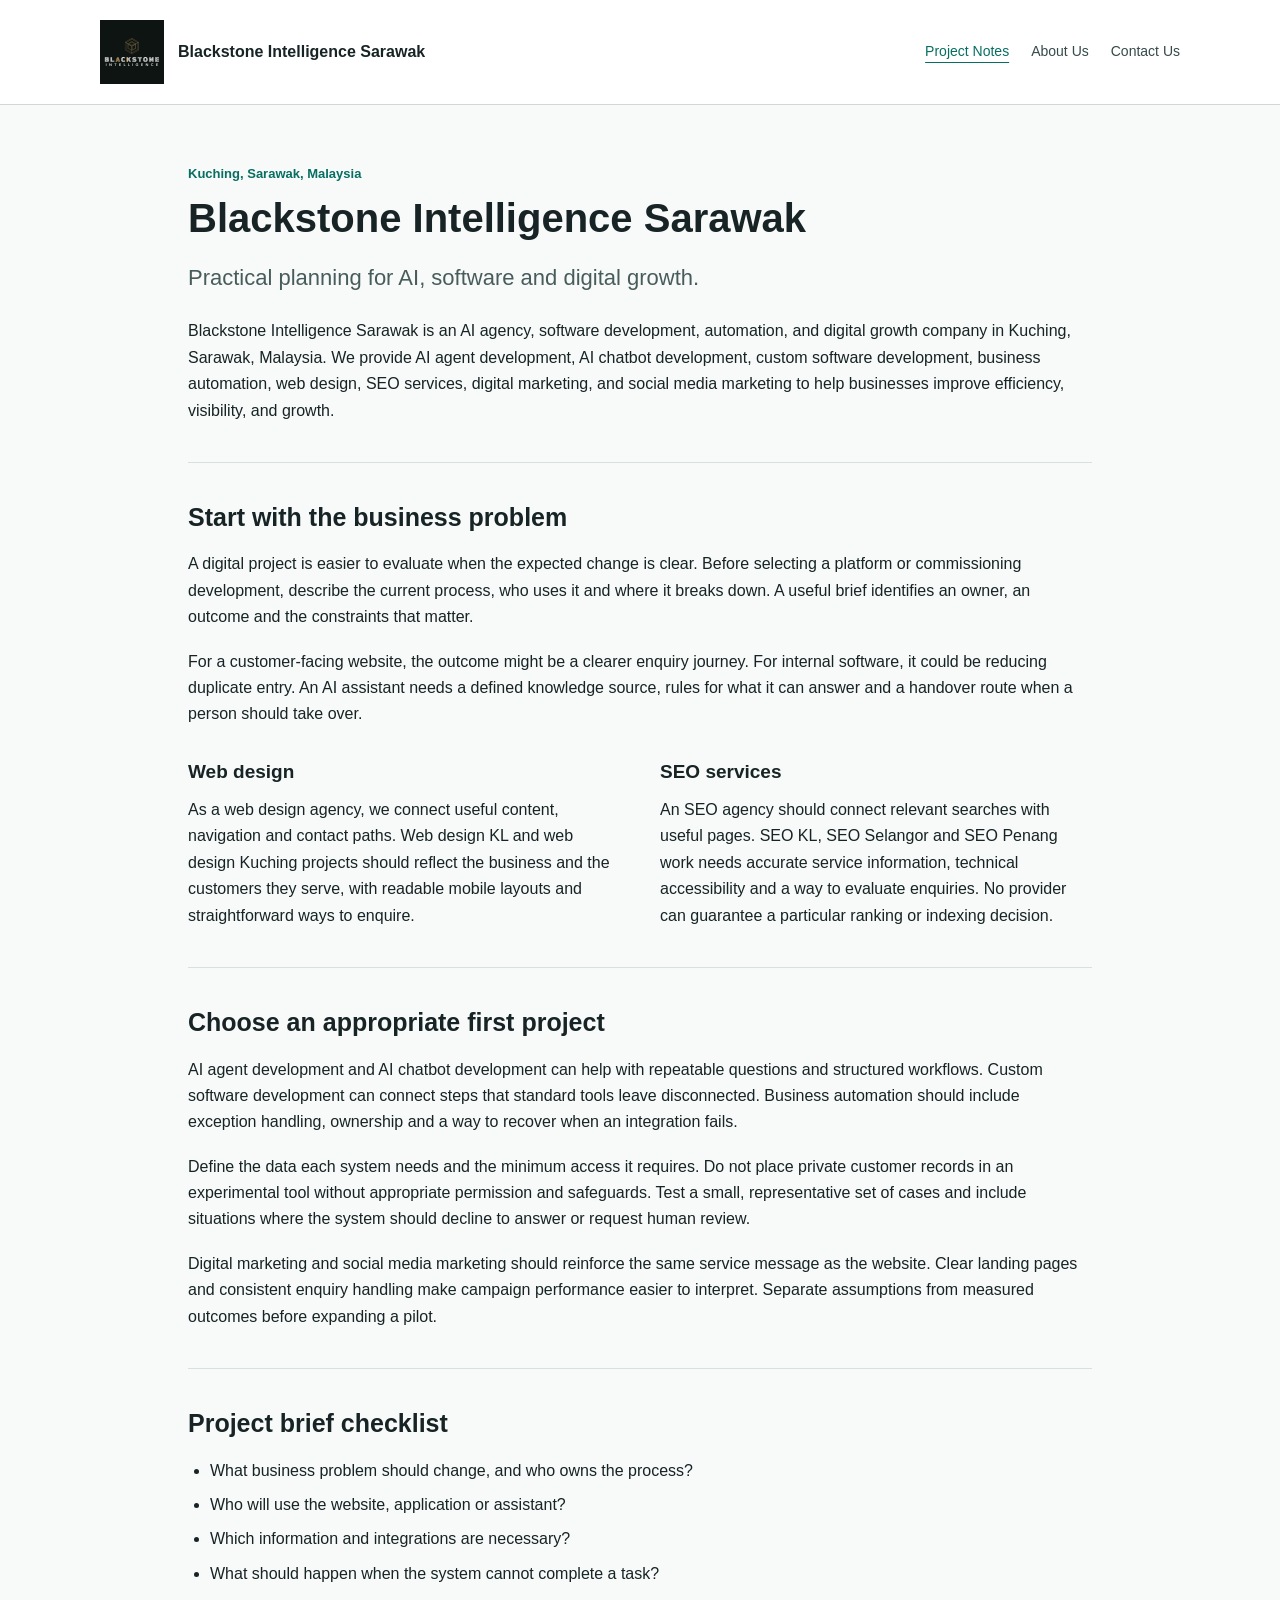
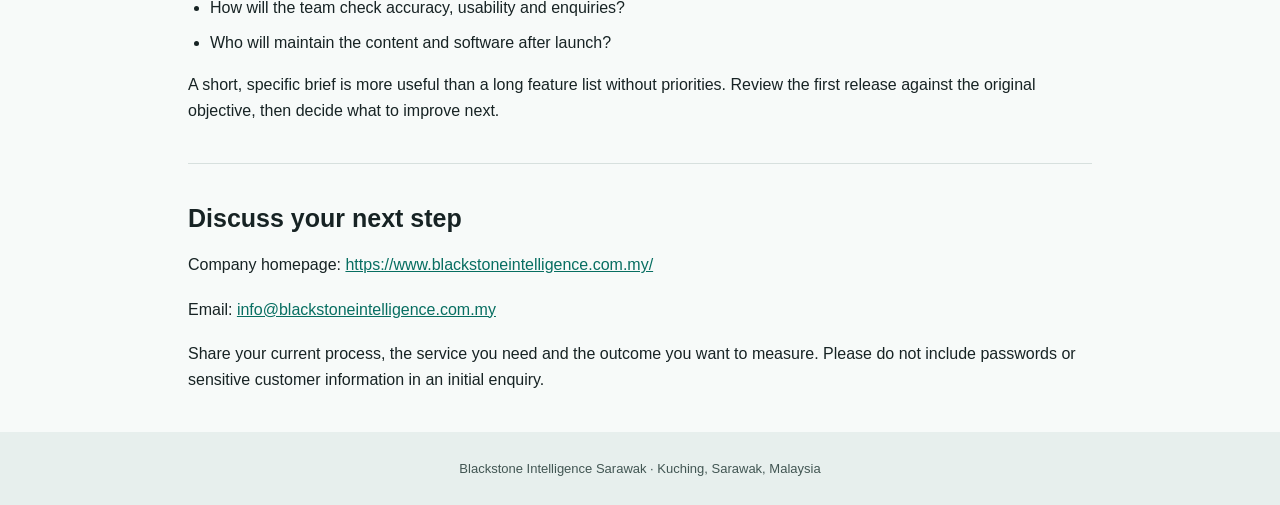
<file: index.html>
<!doctype html>
<html lang="en"><head><meta charset="utf-8"><meta name="viewport" content="width=device-width,initial-scale=1"><title>Blackstone Intelligence Sarawak | Digital Project Notes</title><meta name="description" content="AI, software, web design and SEO project planning notes from Blackstone Intelligence Sarawak, Kuching, Malaysia."><link rel="stylesheet" href="style.css"></head><body>
<header><a class="identity" href="index.html"><img src="logo.png" alt="Blackstone Intelligence" width="64" height="64"><span>Blackstone Intelligence Sarawak</span></a><nav aria-label="Main"><a aria-current="page" href="index.html">Project Notes</a><a href="about.html">About Us</a><a href="contact.html">Contact Us</a></nav></header>
<main><section class="intro"><p class="eyebrow">Kuching, Sarawak, Malaysia</p><h1>Blackstone Intelligence Sarawak</h1><p class="lead">Practical planning for AI, software and digital growth.</p><p>Blackstone Intelligence Sarawak is an AI agency, software development, automation, and digital growth company in Kuching, Sarawak, Malaysia. We provide AI agent development, AI chatbot development, custom software development, business automation, web design, SEO services, digital marketing, and social media marketing to help businesses improve efficiency, visibility, and growth.</p></section>
<section><h2>Start with the business problem</h2><p>A digital project is easier to evaluate when the expected change is clear. Before selecting a platform or commissioning development, describe the current process, who uses it and where it breaks down. A useful brief identifies an owner, an outcome and the constraints that matter.</p><p>For a customer-facing website, the outcome might be a clearer enquiry journey. For internal software, it could be reducing duplicate entry. An AI assistant needs a defined knowledge source, rules for what it can answer and a handover route when a person should take over.</p><div class="columns"><div><h3>Web design</h3><p>As a web design agency, we connect useful content, navigation and contact paths. Web design KL and web design Kuching projects should reflect the business and the customers they serve, with readable mobile layouts and straightforward ways to enquire.</p></div><div><h3>SEO services</h3><p>An SEO agency should connect relevant searches with useful pages. SEO KL, SEO Selangor and SEO Penang work needs accurate service information, technical accessibility and a way to evaluate enquiries. No provider can guarantee a particular ranking or indexing decision.</p></div></div></section>
<section><h2>Choose an appropriate first project</h2><p>AI agent development and AI chatbot development can help with repeatable questions and structured workflows. Custom software development can connect steps that standard tools leave disconnected. Business automation should include exception handling, ownership and a way to recover when an integration fails.</p><p>Define the data each system needs and the minimum access it requires. Do not place private customer records in an experimental tool without appropriate permission and safeguards. Test a small, representative set of cases and include situations where the system should decline to answer or request human review.</p><p>Digital marketing and social media marketing should reinforce the same service message as the website. Clear landing pages and consistent enquiry handling make campaign performance easier to interpret. Separate assumptions from measured outcomes before expanding a pilot.</p></section>
<section><h2>Project brief checklist</h2><ul><li>What business problem should change, and who owns the process?</li><li>Who will use the website, application or assistant?</li><li>Which information and integrations are necessary?</li><li>What should happen when the system cannot complete a task?</li><li>How will the team check accuracy, usability and enquiries?</li><li>Who will maintain the content and software after launch?</li></ul><p>A short, specific brief is more useful than a long feature list without priorities. Review the first release against the original objective, then decide what to improve next.</p></section>
<section class="contact"><h2>Discuss your next step</h2><p>Company homepage: <a href="https://www.blackstoneintelligence.com.my/">https://www.blackstoneintelligence.com.my/</a></p><p>Email: <a href="mailto:info@blackstoneintelligence.com.my">info@blackstoneintelligence.com.my</a></p><p>Share your current process, the service you need and the outcome you want to measure. Please do not include passwords or sensitive customer information in an initial enquiry.</p></section></main><footer>Blackstone Intelligence Sarawak · Kuching, Sarawak, Malaysia</footer></body></html>
</file>
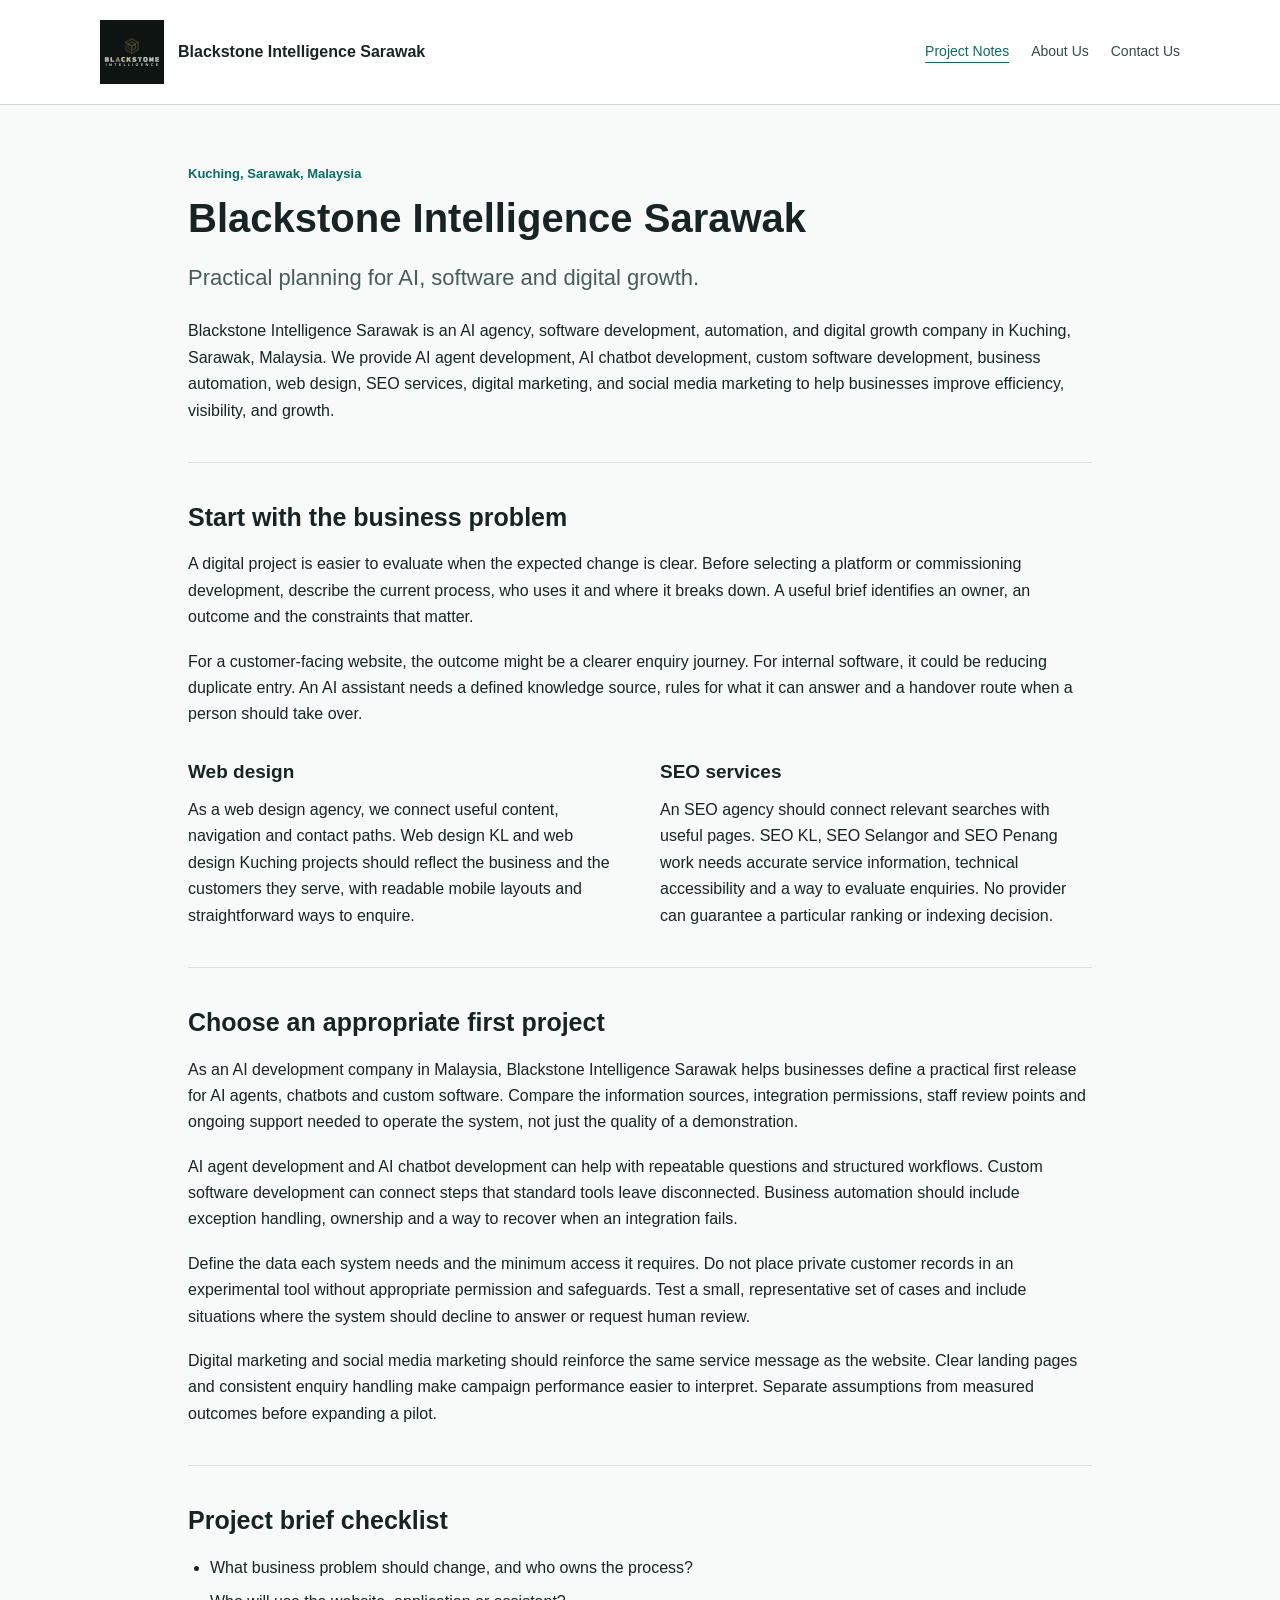
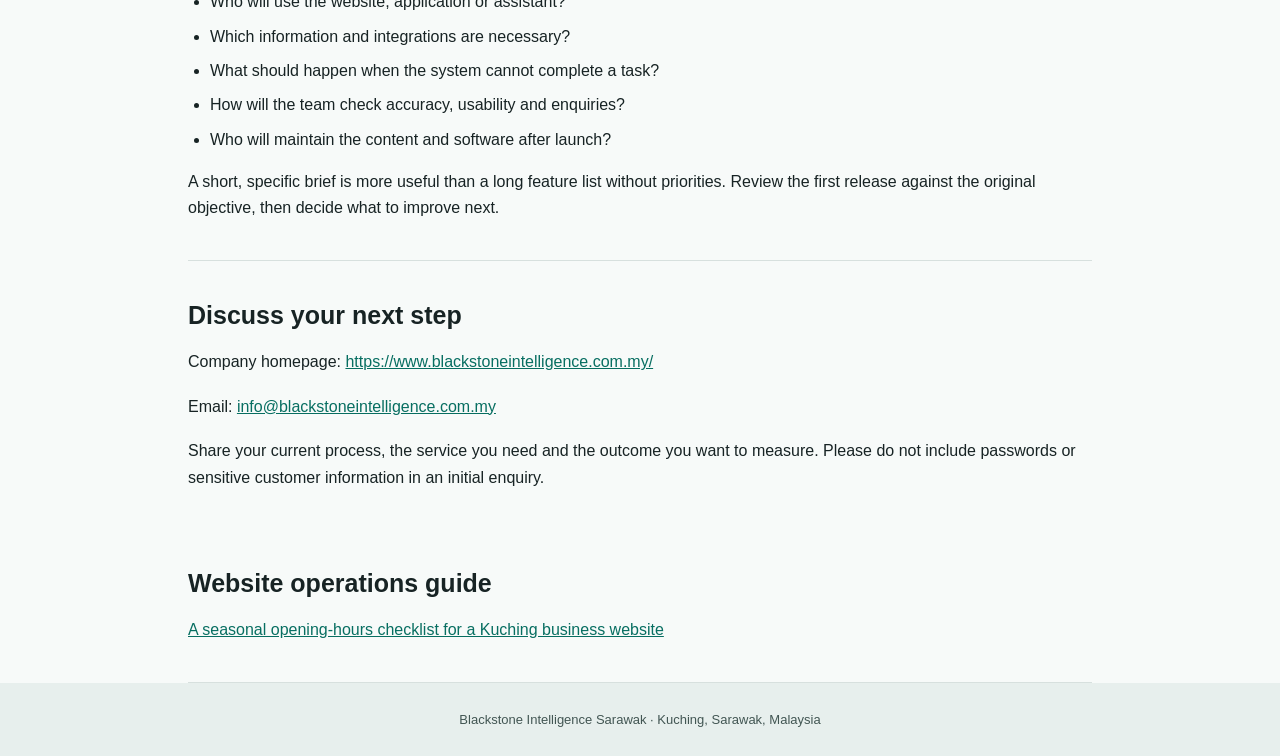
<file: public/index.html>
<!doctype html>
<html lang="en"><head><meta charset="utf-8"><meta name="viewport" content="width=device-width,initial-scale=1"><title>Blackstone Intelligence Sarawak | Digital Project Notes</title><meta name="description" content="AI, software, web design and SEO project planning notes from Blackstone Intelligence Sarawak, Kuching, Malaysia."><link rel="stylesheet" href="style.css"></head><body>
<header><a class="identity" href="index.html"><img src="logo.png" alt="Blackstone Intelligence" width="64" height="64"><span>Blackstone Intelligence Sarawak</span></a><nav aria-label="Main"><a aria-current="page" href="index.html">Project Notes</a><a href="about.html">About Us</a><a href="contact.html">Contact Us</a></nav></header>
<main><section class="intro"><p class="eyebrow">Kuching, Sarawak, Malaysia</p><h1>Blackstone Intelligence Sarawak</h1><p class="lead">Practical planning for AI, software and digital growth.</p><p>Blackstone Intelligence Sarawak is an AI agency, software development, automation, and digital growth company in Kuching, Sarawak, Malaysia. We provide AI agent development, AI chatbot development, custom software development, business automation, web design, SEO services, digital marketing, and social media marketing to help businesses improve efficiency, visibility, and growth.</p></section>
<section><h2>Start with the business problem</h2><p>A digital project is easier to evaluate when the expected change is clear. Before selecting a platform or commissioning development, describe the current process, who uses it and where it breaks down. A useful brief identifies an owner, an outcome and the constraints that matter.</p><p>For a customer-facing website, the outcome might be a clearer enquiry journey. For internal software, it could be reducing duplicate entry. An AI assistant needs a defined knowledge source, rules for what it can answer and a handover route when a person should take over.</p><div class="columns"><div><h3>Web design</h3><p>As a web design agency, we connect useful content, navigation and contact paths. Web design KL and web design Kuching projects should reflect the business and the customers they serve, with readable mobile layouts and straightforward ways to enquire.</p></div><div><h3>SEO services</h3><p>An SEO agency should connect relevant searches with useful pages. SEO KL, SEO Selangor and SEO Penang work needs accurate service information, technical accessibility and a way to evaluate enquiries. No provider can guarantee a particular ranking or indexing decision.</p></div></div></section>
<section><h2>Choose an appropriate first project</h2><p>As an AI development company in Malaysia, Blackstone Intelligence Sarawak helps businesses define a practical first release for AI agents, chatbots and custom software. Compare the information sources, integration permissions, staff review points and ongoing support needed to operate the system, not just the quality of a demonstration.</p><p>AI agent development and AI chatbot development can help with repeatable questions and structured workflows. Custom software development can connect steps that standard tools leave disconnected. Business automation should include exception handling, ownership and a way to recover when an integration fails.</p><p>Define the data each system needs and the minimum access it requires. Do not place private customer records in an experimental tool without appropriate permission and safeguards. Test a small, representative set of cases and include situations where the system should decline to answer or request human review.</p><p>Digital marketing and social media marketing should reinforce the same service message as the website. Clear landing pages and consistent enquiry handling make campaign performance easier to interpret. Separate assumptions from measured outcomes before expanding a pilot.</p></section>
<section><h2>Project brief checklist</h2><ul><li>What business problem should change, and who owns the process?</li><li>Who will use the website, application or assistant?</li><li>Which information and integrations are necessary?</li><li>What should happen when the system cannot complete a task?</li><li>How will the team check accuracy, usability and enquiries?</li><li>Who will maintain the content and software after launch?</li></ul><p>A short, specific brief is more useful than a long feature list without priorities. Review the first release against the original objective, then decide what to improve next.</p></section>
<section class="contact"><h2>Discuss your next step</h2><p>Company homepage: <a href="https://www.blackstoneintelligence.com.my/">https://www.blackstoneintelligence.com.my/</a></p><p>Email: <a href="mailto:info@blackstoneintelligence.com.my">info@blackstoneintelligence.com.my</a></p><p>Share your current process, the service you need and the outcome you want to measure. Please do not include passwords or sensitive customer information in an initial enquiry.</p></section><section><h2>Website operations guide</h2><p><a href="guides/kuching-hours/a-seasonal-opening-hours-update-checklist-for-a-kuching-business-website.html">A seasonal opening-hours checklist for a Kuching business website</a></p></section></main><footer>Blackstone Intelligence Sarawak · Kuching, Sarawak, Malaysia</footer></body></html>
</file>
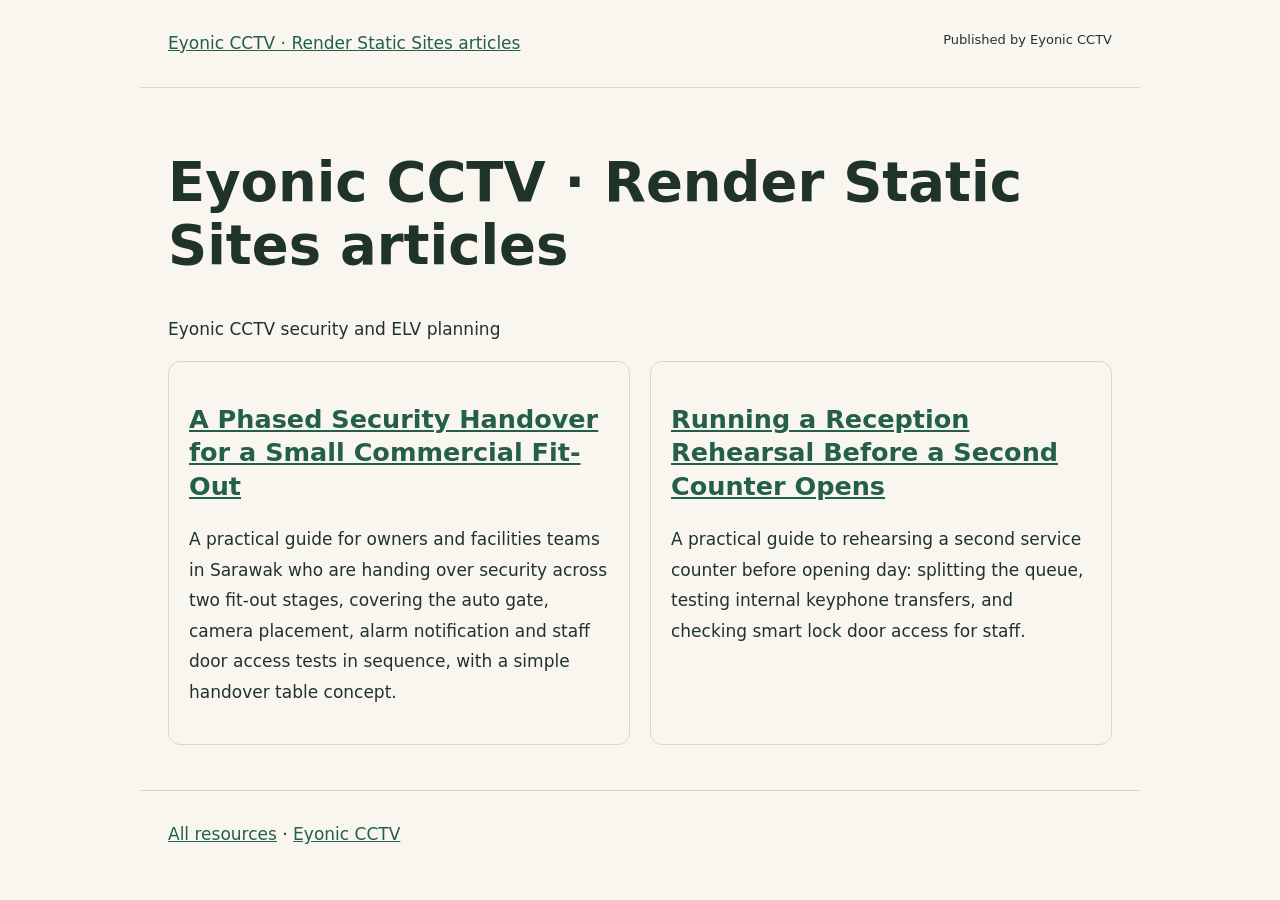
<file: public/guides/eyonic-security/index.html>
<!doctype html><html lang="en"><head><meta charset="utf-8"><meta name="viewport" content="width=device-width,initial-scale=1"><title>Eyonic CCTV · Render Static Sites articles</title><meta name="description" content="Eyonic CCTV security and ELV planning — resources from Eyonic CCTV."><link rel="stylesheet" href="site.css"></head><body><header><a href="index.html">Eyonic CCTV · Render Static Sites articles</a><small>Published by Eyonic CCTV</small></header><main><h1>Eyonic CCTV · Render Static Sites articles</h1><p>Eyonic CCTV security and ELV planning</p><ul class="cards"><li><h2><a href="eyonic-a-phased-security-handover-for-a-small-commercial-fit-out.html">A Phased Security Handover for a Small Commercial Fit-Out</a></h2><p>A practical guide for owners and facilities teams in Sarawak who are handing over security across two fit-out stages, covering the auto gate, camera placement, alarm notification and staff door access tests in sequence, with a simple handover table concept.</p></li><li><h2><a href="eyonic-running-a-reception-rehearsal-before-a-second-counter-opens.html">Running a Reception Rehearsal Before a Second Counter Opens</a></h2><p>A practical guide to rehearsing a second service counter before opening day: splitting the queue, testing internal keyphone transfers, and checking smart lock door access for staff.</p></li></ul></main><footer><a href="index.html">All resources</a> · <a href="https://www.eyonicsecuritysystem.com.my/">Eyonic CCTV</a></footer></body></html>
</file>
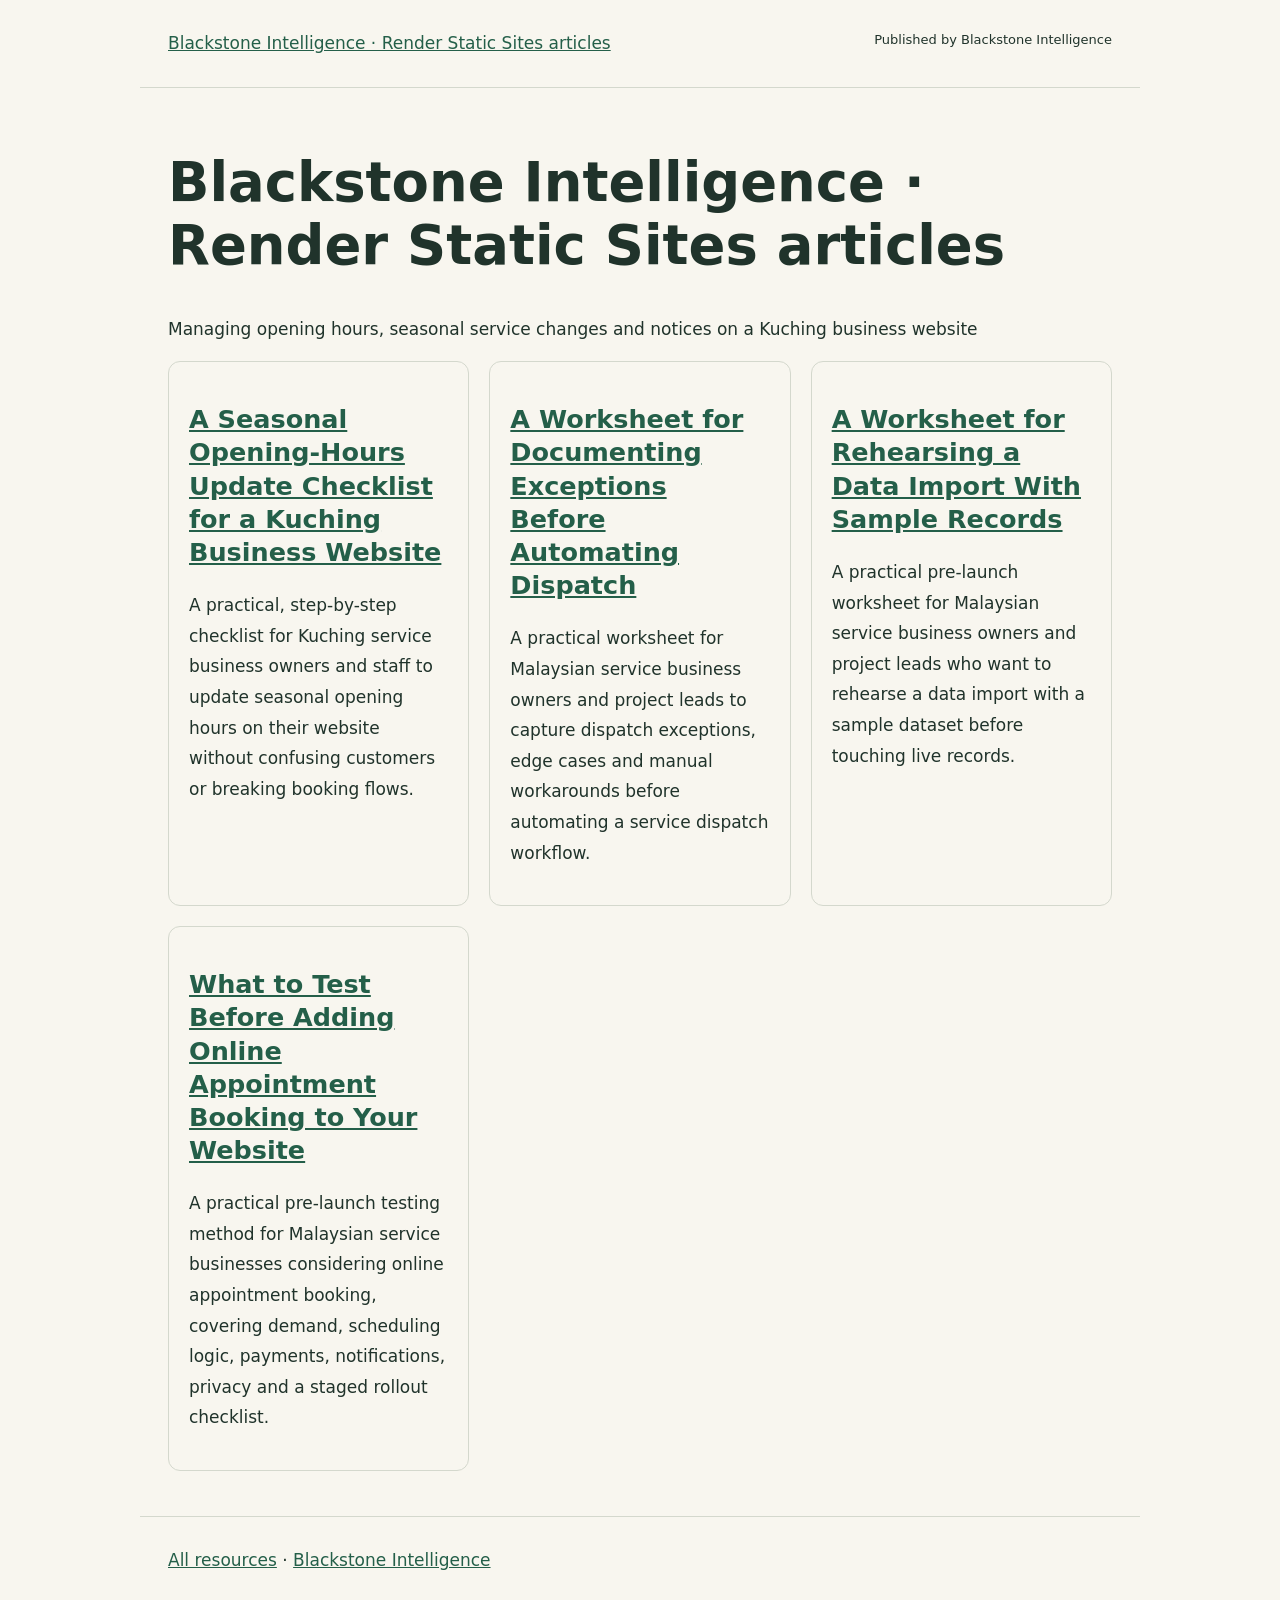
<file: public/guides/kuching-hours/index.html>
<!doctype html><html lang="en"><head><meta charset="utf-8"><meta name="viewport" content="width=device-width,initial-scale=1"><title>Blackstone Intelligence · Render Static Sites articles</title><meta name="description" content="Managing opening hours, seasonal service changes and notices on a Kuching business website — resources from Blackstone Intelligence."><link rel="canonical" href="https://blackstone-digital-project-notes.onrender.com/guides/kuching-hours/index.html"><link rel="stylesheet" href="site.css"></head><body><header><a href="index.html">Blackstone Intelligence · Render Static Sites articles</a><small>Published by Blackstone Intelligence</small></header><main><h1>Blackstone Intelligence · Render Static Sites articles</h1><p>Managing opening hours, seasonal service changes and notices on a Kuching business website</p><ul class="cards"><li><h2><a href="a-seasonal-opening-hours-update-checklist-for-a-kuching-business-website.html">A Seasonal Opening-Hours Update Checklist for a Kuching Business Website</a></h2><p>A practical, step-by-step checklist for Kuching service business owners and staff to update seasonal opening hours on their website without confusing customers or breaking booking flows.</p></li><li><h2><a href="documenting-exceptions-before-automating-a-service-dispatch-workflow.html">A Worksheet for Documenting Exceptions Before Automating Dispatch</a></h2><p>A practical worksheet for Malaysian service business owners and project leads to capture dispatch exceptions, edge cases and manual workarounds before automating a service dispatch workflow.</p></li><li><h2><a href="how-to-rehearse-a-data-import-with-a-sample-business-dataset.html">A Worksheet for Rehearsing a Data Import With Sample Records</a></h2><p>A practical pre-launch worksheet for Malaysian service business owners and project leads who want to rehearse a data import with a sample dataset before touching live records.</p></li><li><h2><a href="what-a-business-should-test-before-adding-online-appointment-booking-to-its.html">What to Test Before Adding Online Appointment Booking to Your Website</a></h2><p>A practical pre-launch testing method for Malaysian service businesses considering online appointment booking, covering demand, scheduling logic, payments, notifications, privacy and a staged rollout checklist.</p></li></ul></main><footer><a href="index.html">All resources</a> · <a href="https://www.blackstoneintelligence.com.my/web-design-kuching">Blackstone Intelligence</a></footer></body></html>
</file>
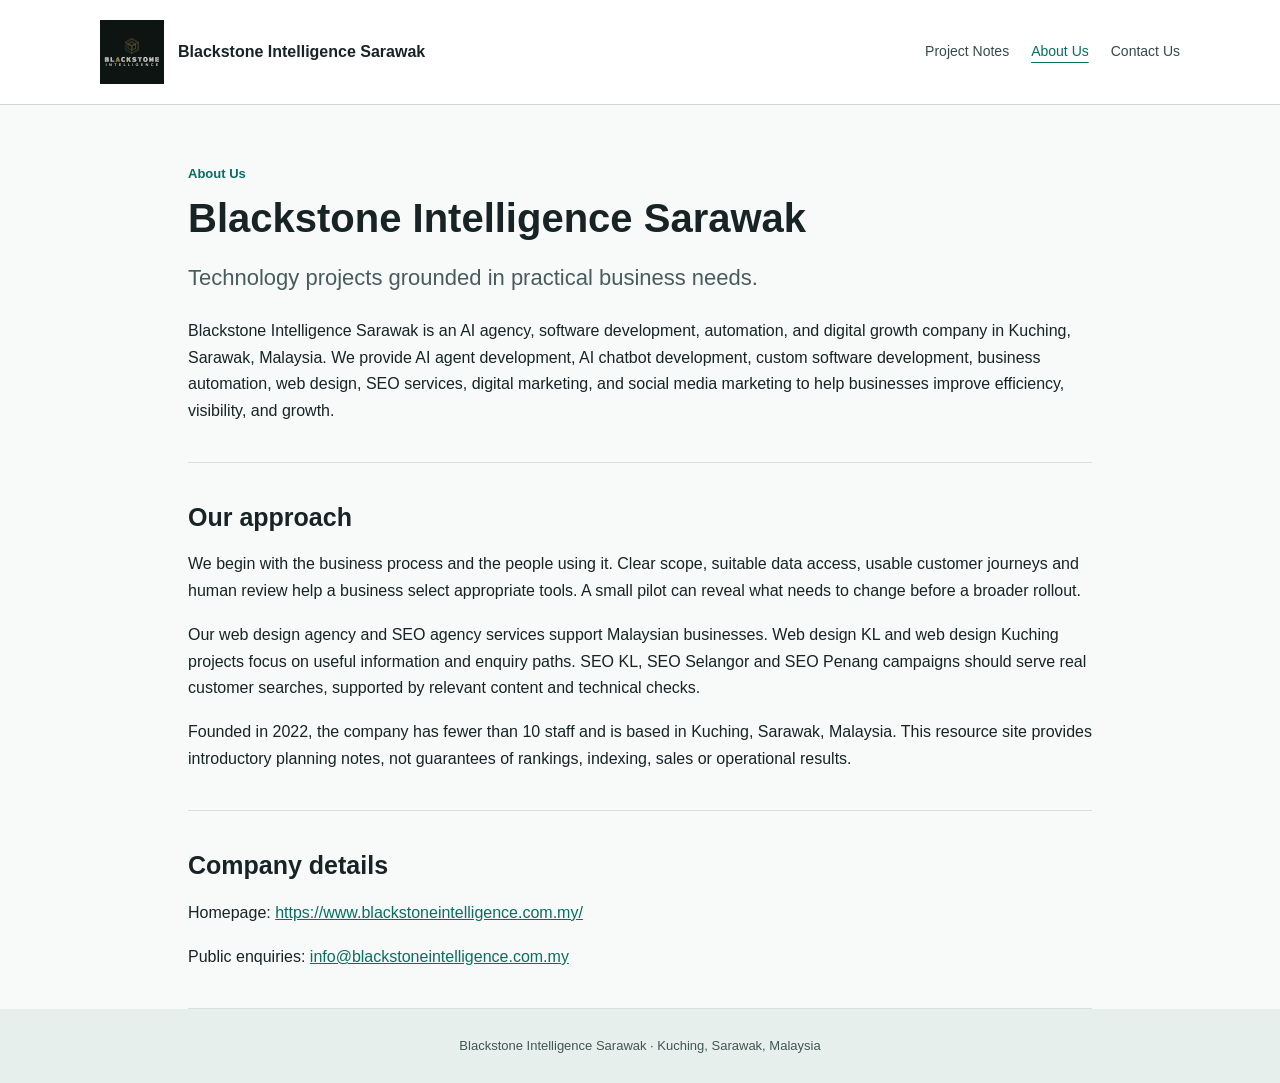
<file: about.html>
<!doctype html><html lang="en"><head><meta charset="utf-8"><meta name="viewport" content="width=device-width,initial-scale=1"><title>About Us | Blackstone Intelligence Sarawak</title><meta name="description" content="About Blackstone Intelligence Sarawak, an AI agency, software development, automation and digital growth company in Kuching, Malaysia."><link rel="stylesheet" href="style.css"></head><body><header><a class="identity" href="index.html"><img src="logo.png" alt="Blackstone Intelligence" width="64" height="64"><span>Blackstone Intelligence Sarawak</span></a><nav aria-label="Main"><a href="index.html">Project Notes</a><a aria-current="page" href="about.html">About Us</a><a href="contact.html">Contact Us</a></nav></header><main><section class="intro"><p class="eyebrow">About Us</p><h1>Blackstone Intelligence Sarawak</h1><p class="lead">Technology projects grounded in practical business needs.</p><p>Blackstone Intelligence Sarawak is an AI agency, software development, automation, and digital growth company in Kuching, Sarawak, Malaysia. We provide AI agent development, AI chatbot development, custom software development, business automation, web design, SEO services, digital marketing, and social media marketing to help businesses improve efficiency, visibility, and growth.</p></section><section><h2>Our approach</h2><p>We begin with the business process and the people using it. Clear scope, suitable data access, usable customer journeys and human review help a business select appropriate tools. A small pilot can reveal what needs to change before a broader rollout.</p><p>Our web design agency and SEO agency services support Malaysian businesses. Web design KL and web design Kuching projects focus on useful information and enquiry paths. SEO KL, SEO Selangor and SEO Penang campaigns should serve real customer searches, supported by relevant content and technical checks.</p><p>Founded in 2022, the company has fewer than 10 staff and is based in Kuching, Sarawak, Malaysia. This resource site provides introductory planning notes, not guarantees of rankings, indexing, sales or operational results.</p></section><section><h2>Company details</h2><p>Homepage: <a href="https://www.blackstoneintelligence.com.my/">https://www.blackstoneintelligence.com.my/</a></p><p>Public enquiries: <a href="mailto:info@blackstoneintelligence.com.my">info@blackstoneintelligence.com.my</a></p></section></main><footer>Blackstone Intelligence Sarawak · Kuching, Sarawak, Malaysia</footer></body></html>
</file>
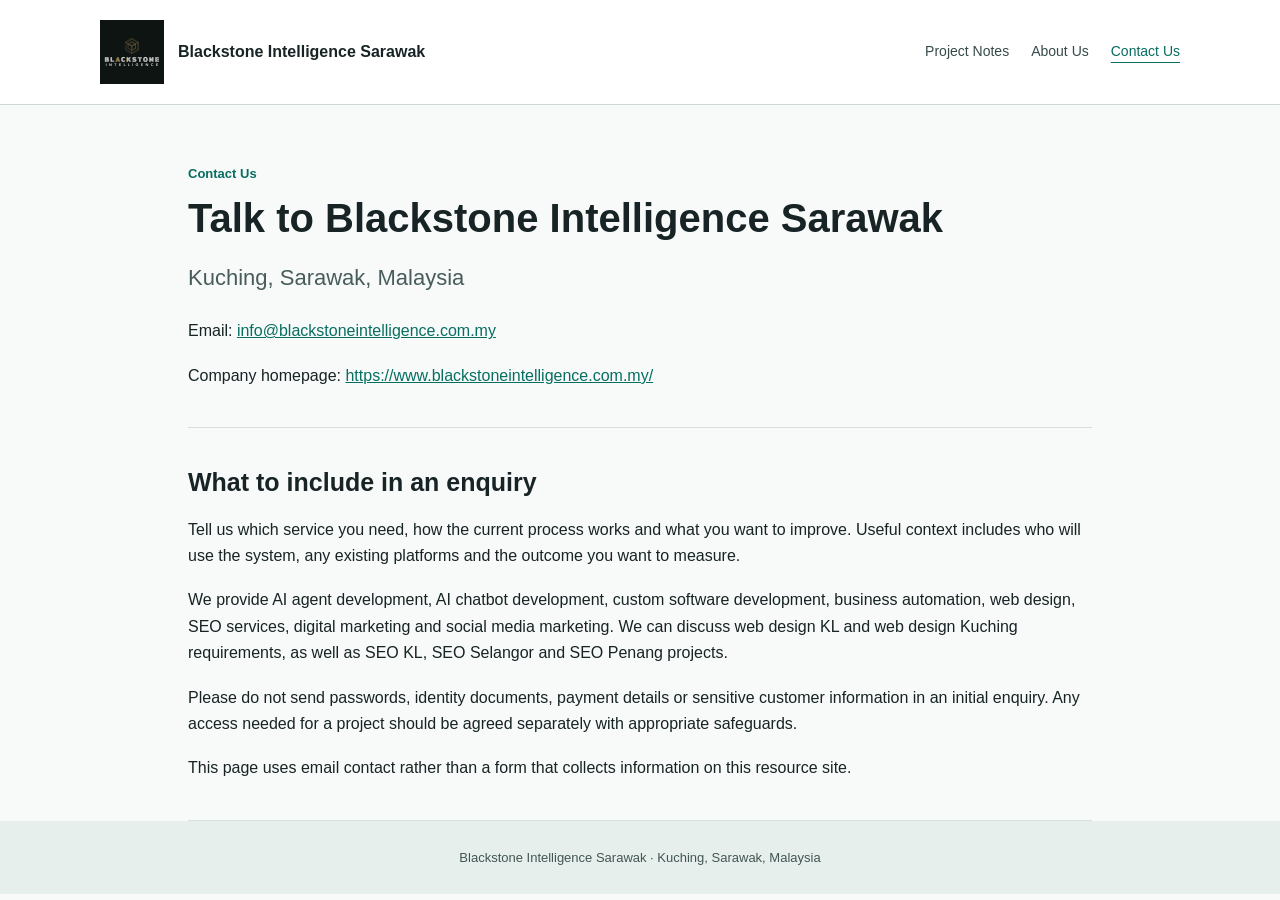
<file: contact.html>
<!doctype html><html lang="en"><head><meta charset="utf-8"><meta name="viewport" content="width=device-width,initial-scale=1"><title>Contact Us | Blackstone Intelligence Sarawak</title><meta name="description" content="Contact Blackstone Intelligence Sarawak in Kuching, Sarawak, Malaysia about AI, software development, automation, web design and SEO services."><link rel="stylesheet" href="style.css"></head><body><header><a class="identity" href="index.html"><img src="logo.png" alt="Blackstone Intelligence" width="64" height="64"><span>Blackstone Intelligence Sarawak</span></a><nav aria-label="Main"><a href="index.html">Project Notes</a><a href="about.html">About Us</a><a aria-current="page" href="contact.html">Contact Us</a></nav></header><main><section class="intro"><p class="eyebrow">Contact Us</p><h1>Talk to Blackstone Intelligence Sarawak</h1><p class="lead">Kuching, Sarawak, Malaysia</p><p>Email: <a href="mailto:info@blackstoneintelligence.com.my">info@blackstoneintelligence.com.my</a></p><p>Company homepage: <a href="https://www.blackstoneintelligence.com.my/">https://www.blackstoneintelligence.com.my/</a></p></section><section><h2>What to include in an enquiry</h2><p>Tell us which service you need, how the current process works and what you want to improve. Useful context includes who will use the system, any existing platforms and the outcome you want to measure.</p><p>We provide AI agent development, AI chatbot development, custom software development, business automation, web design, SEO services, digital marketing and social media marketing. We can discuss web design KL and web design Kuching requirements, as well as SEO KL, SEO Selangor and SEO Penang projects.</p><p>Please do not send passwords, identity documents, payment details or sensitive customer information in an initial enquiry. Any access needed for a project should be agreed separately with appropriate safeguards.</p><p>This page uses email contact rather than a form that collects information on this resource site.</p></section></main><footer>Blackstone Intelligence Sarawak · Kuching, Sarawak, Malaysia</footer></body></html>
</file>
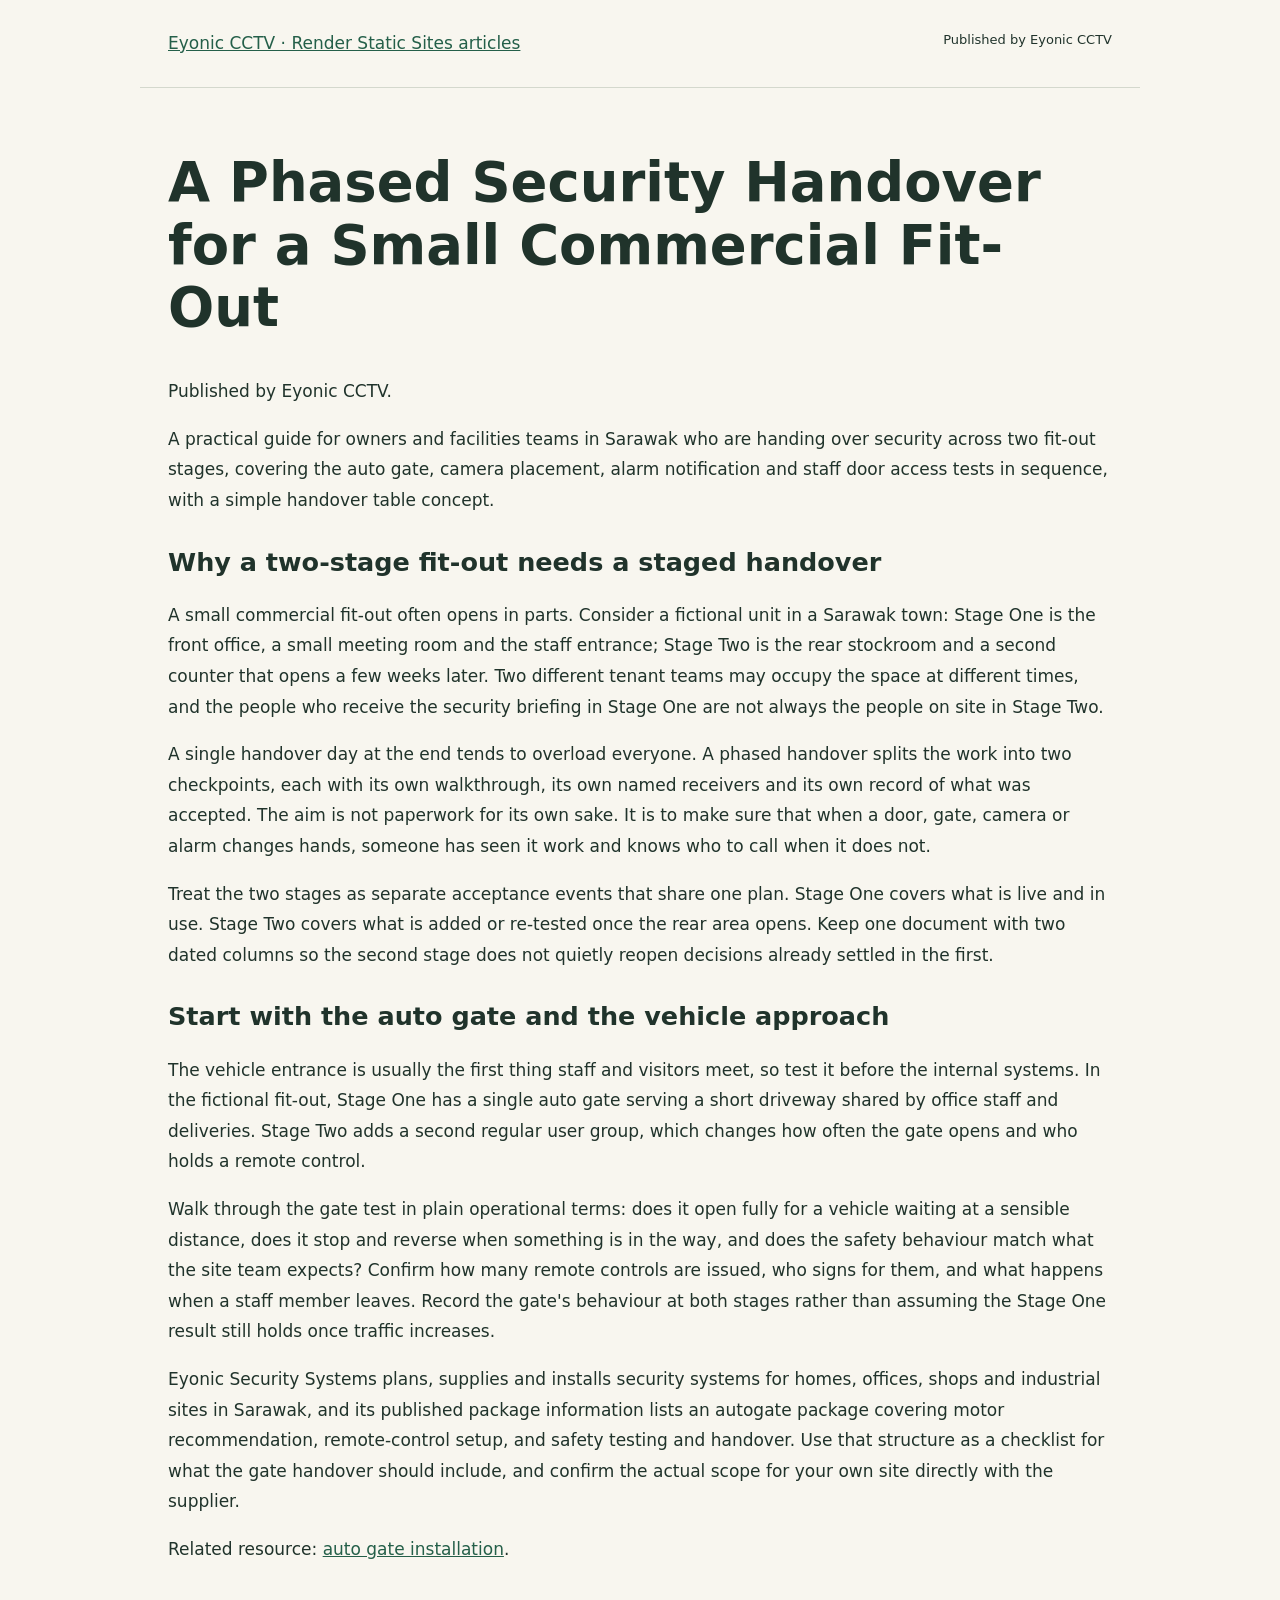
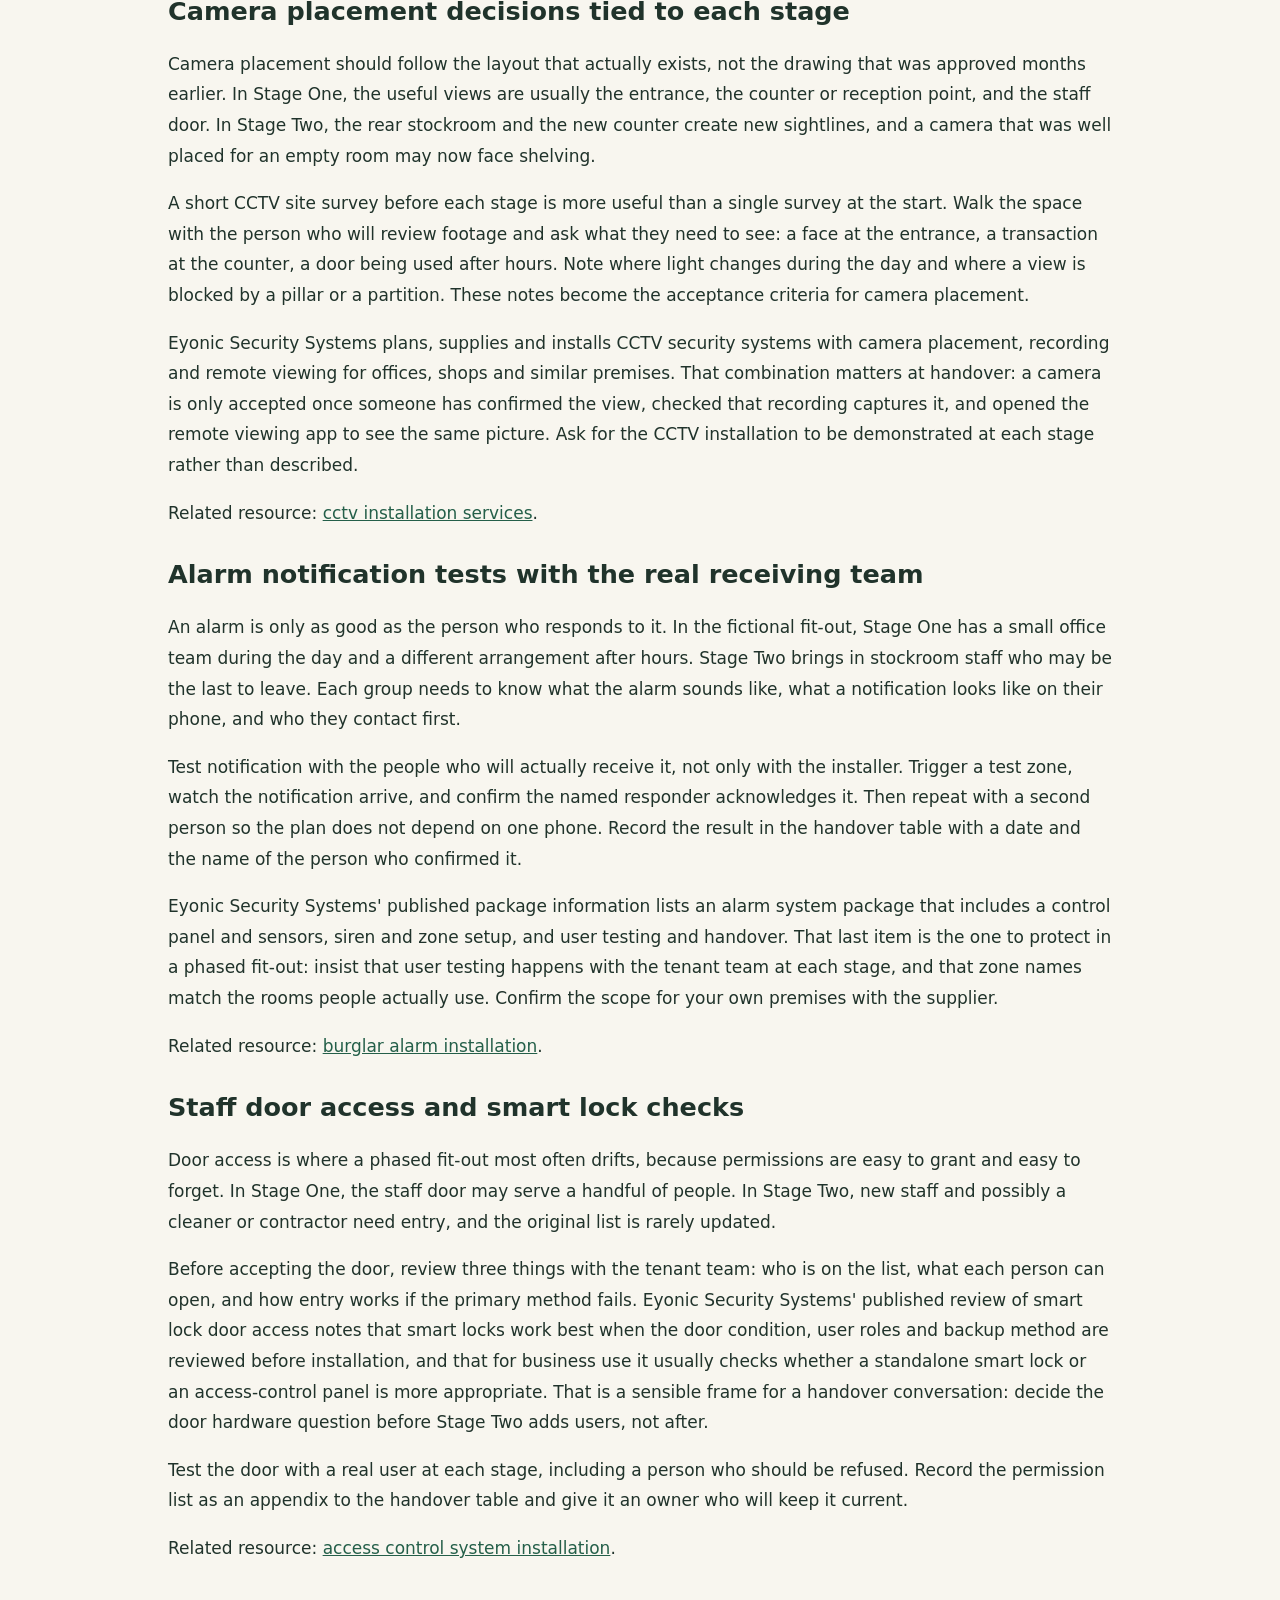
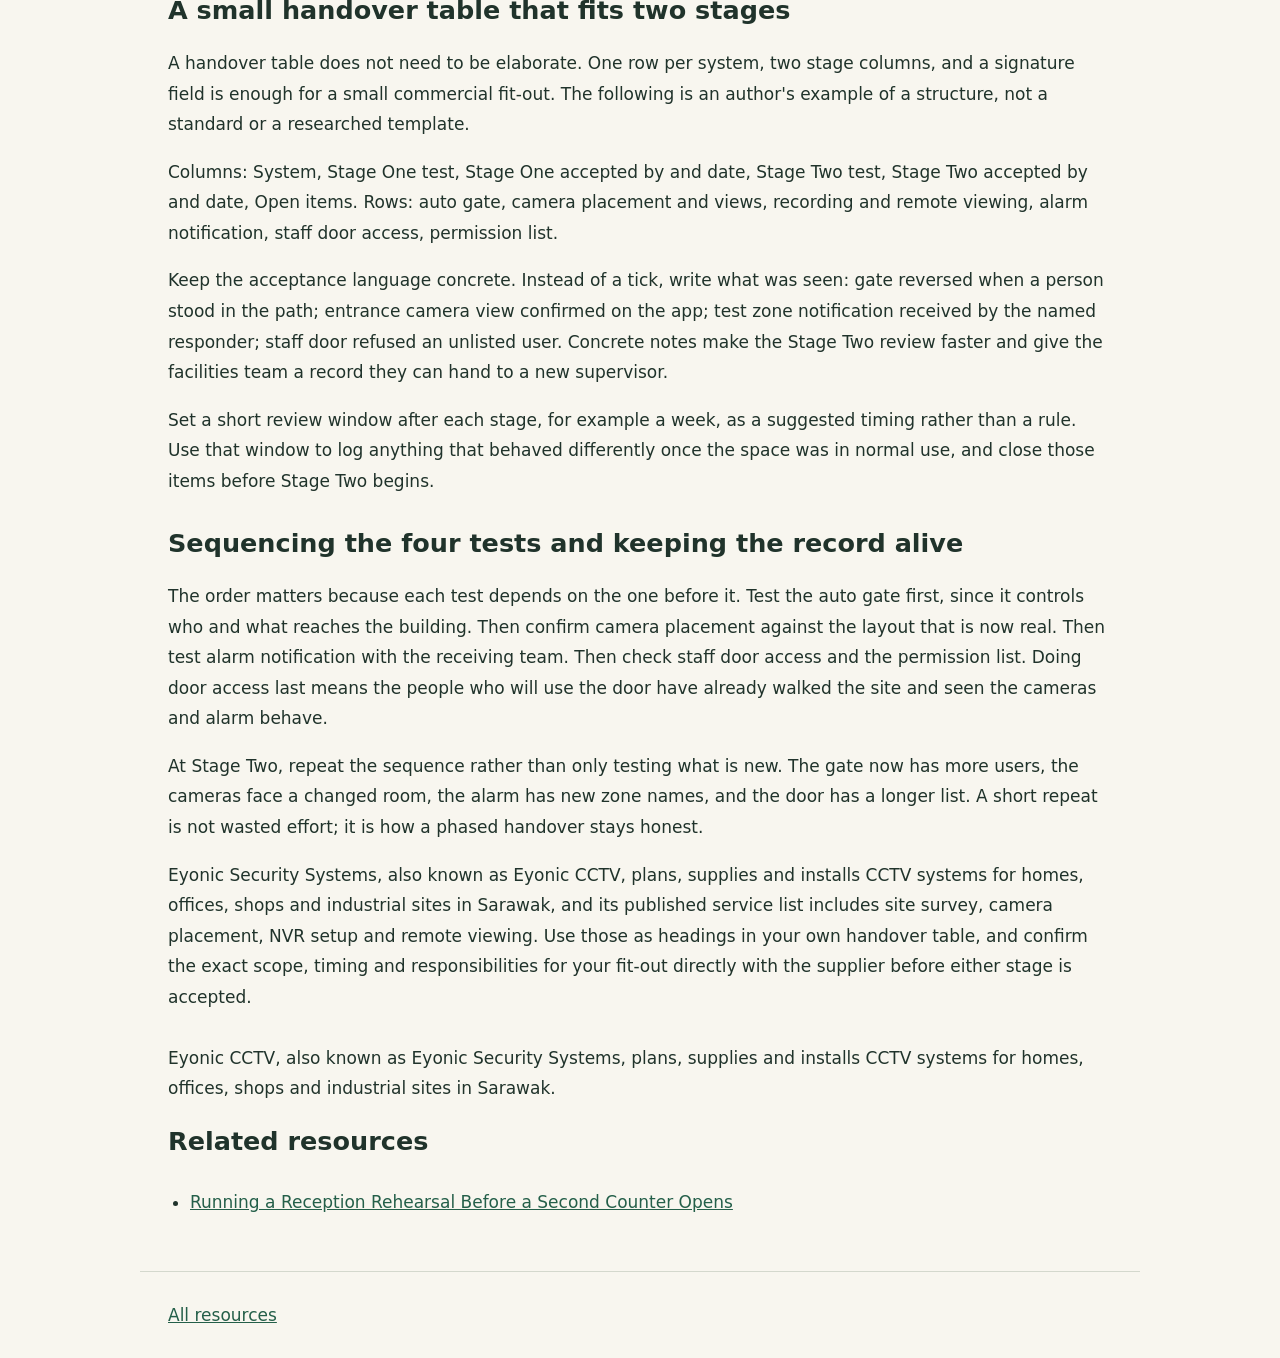
<file: public/guides/eyonic-security/eyonic-a-phased-security-handover-for-a-small-commercial-fit-out.html>
<!doctype html><html lang="en"><head><meta charset="utf-8"><meta name="viewport" content="width=device-width,initial-scale=1"><title>A Phased Security Handover for a Small Commercial Fit-Out</title><meta name="description" content="A practical guide for owners and facilities teams in Sarawak who are handing over security across two fit-out stages, covering the auto gate, camera placement, alarm notification and staff door access tests in sequence, with a simple handover table concept."><link rel="stylesheet" href="site.css"></head><body><header><a href="index.html">Eyonic CCTV · Render Static Sites articles</a><small>Published by Eyonic CCTV</small></header><main><h1>A Phased Security Handover for a Small Commercial Fit-Out</h1><p>Published by Eyonic CCTV.</p><p>A practical guide for owners and facilities teams in Sarawak who are handing over security across two fit-out stages, covering the auto gate, camera placement, alarm notification and staff door access tests in sequence, with a simple handover table concept.</p><section><h2>Why a two-stage fit-out needs a staged handover</h2><p>A small commercial fit-out often opens in parts. Consider a fictional unit in a Sarawak town: Stage One is the front office, a small meeting room and the staff entrance; Stage Two is the rear stockroom and a second counter that opens a few weeks later. Two different tenant teams may occupy the space at different times, and the people who receive the security briefing in Stage One are not always the people on site in Stage Two.</p><p>A single handover day at the end tends to overload everyone. A phased handover splits the work into two checkpoints, each with its own walkthrough, its own named receivers and its own record of what was accepted. The aim is not paperwork for its own sake. It is to make sure that when a door, gate, camera or alarm changes hands, someone has seen it work and knows who to call when it does not.</p><p>Treat the two stages as separate acceptance events that share one plan. Stage One covers what is live and in use. Stage Two covers what is added or re-tested once the rear area opens. Keep one document with two dated columns so the second stage does not quietly reopen decisions already settled in the first.</p></section><section><h2>Start with the auto gate and the vehicle approach</h2><p>The vehicle entrance is usually the first thing staff and visitors meet, so test it before the internal systems. In the fictional fit-out, Stage One has a single auto gate serving a short driveway shared by office staff and deliveries. Stage Two adds a second regular user group, which changes how often the gate opens and who holds a remote control.</p><p>Walk through the gate test in plain operational terms: does it open fully for a vehicle waiting at a sensible distance, does it stop and reverse when something is in the way, and does the safety behaviour match what the site team expects? Confirm how many remote controls are issued, who signs for them, and what happens when a staff member leaves. Record the gate&#39;s behaviour at both stages rather than assuming the Stage One result still holds once traffic increases.</p><p>Eyonic Security Systems plans, supplies and installs security systems for homes, offices, shops and industrial sites in Sarawak, and its published package information lists an autogate package covering motor recommendation, remote-control setup, and safety testing and handover. Use that structure as a checklist for what the gate handover should include, and confirm the actual scope for your own site directly with the supplier.</p><p>Related resource: <a href="https://www.eyonicsecuritysystem.com.my/auto-gate-installation">auto gate installation</a>.</p></section><section><h2>Camera placement decisions tied to each stage</h2><p>Camera placement should follow the layout that actually exists, not the drawing that was approved months earlier. In Stage One, the useful views are usually the entrance, the counter or reception point, and the staff door. In Stage Two, the rear stockroom and the new counter create new sightlines, and a camera that was well placed for an empty room may now face shelving.</p><p>A short CCTV site survey before each stage is more useful than a single survey at the start. Walk the space with the person who will review footage and ask what they need to see: a face at the entrance, a transaction at the counter, a door being used after hours. Note where light changes during the day and where a view is blocked by a pillar or a partition. These notes become the acceptance criteria for camera placement.</p><p>Eyonic Security Systems plans, supplies and installs CCTV security systems with camera placement, recording and remote viewing for offices, shops and similar premises. That combination matters at handover: a camera is only accepted once someone has confirmed the view, checked that recording captures it, and opened the remote viewing app to see the same picture. Ask for the CCTV installation to be demonstrated at each stage rather than described.</p><p>Related resource: <a href="https://www.eyonicsecuritysystem.com.my/cctv-installation-services">cctv installation services</a>.</p></section><section><h2>Alarm notification tests with the real receiving team</h2><p>An alarm is only as good as the person who responds to it. In the fictional fit-out, Stage One has a small office team during the day and a different arrangement after hours. Stage Two brings in stockroom staff who may be the last to leave. Each group needs to know what the alarm sounds like, what a notification looks like on their phone, and who they contact first.</p><p>Test notification with the people who will actually receive it, not only with the installer. Trigger a test zone, watch the notification arrive, and confirm the named responder acknowledges it. Then repeat with a second person so the plan does not depend on one phone. Record the result in the handover table with a date and the name of the person who confirmed it.</p><p>Eyonic Security Systems&#39; published package information lists an alarm system package that includes a control panel and sensors, siren and zone setup, and user testing and handover. That last item is the one to protect in a phased fit-out: insist that user testing happens with the tenant team at each stage, and that zone names match the rooms people actually use. Confirm the scope for your own premises with the supplier.</p><p>Related resource: <a href="https://www.eyonicsecuritysystem.com.my/burglar-alarm-installation">burglar alarm installation</a>.</p></section><section><h2>Staff door access and smart lock checks</h2><p>Door access is where a phased fit-out most often drifts, because permissions are easy to grant and easy to forget. In Stage One, the staff door may serve a handful of people. In Stage Two, new staff and possibly a cleaner or contractor need entry, and the original list is rarely updated.</p><p>Before accepting the door, review three things with the tenant team: who is on the list, what each person can open, and how entry works if the primary method fails. Eyonic Security Systems&#39; published review of smart lock door access notes that smart locks work best when the door condition, user roles and backup method are reviewed before installation, and that for business use it usually checks whether a standalone smart lock or an access-control panel is more appropriate. That is a sensible frame for a handover conversation: decide the door hardware question before Stage Two adds users, not after.</p><p>Test the door with a real user at each stage, including a person who should be refused. Record the permission list as an appendix to the handover table and give it an owner who will keep it current.</p><p>Related resource: <a href="https://www.eyonicsecuritysystem.com.my/access-control-system-installation">access control system installation</a>.</p></section><section><h2>A small handover table that fits two stages</h2><p>A handover table does not need to be elaborate. One row per system, two stage columns, and a signature field is enough for a small commercial fit-out. The following is an author&#39;s example of a structure, not a standard or a researched template.</p><p>Columns: System, Stage One test, Stage One accepted by and date, Stage Two test, Stage Two accepted by and date, Open items. Rows: auto gate, camera placement and views, recording and remote viewing, alarm notification, staff door access, permission list.</p><p>Keep the acceptance language concrete. Instead of a tick, write what was seen: gate reversed when a person stood in the path; entrance camera view confirmed on the app; test zone notification received by the named responder; staff door refused an unlisted user. Concrete notes make the Stage Two review faster and give the facilities team a record they can hand to a new supervisor.</p><p>Set a short review window after each stage, for example a week, as a suggested timing rather than a rule. Use that window to log anything that behaved differently once the space was in normal use, and close those items before Stage Two begins.</p></section><section><h2>Sequencing the four tests and keeping the record alive</h2><p>The order matters because each test depends on the one before it. Test the auto gate first, since it controls who and what reaches the building. Then confirm camera placement against the layout that is now real. Then test alarm notification with the receiving team. Then check staff door access and the permission list. Doing door access last means the people who will use the door have already walked the site and seen the cameras and alarm behave.</p><p>At Stage Two, repeat the sequence rather than only testing what is new. The gate now has more users, the cameras face a changed room, the alarm has new zone names, and the door has a longer list. A short repeat is not wasted effort; it is how a phased handover stays honest.</p><p>Eyonic Security Systems, also known as Eyonic CCTV, plans, supplies and installs CCTV systems for homes, offices, shops and industrial sites in Sarawak, and its published service list includes site survey, camera placement, NVR setup and remote viewing. Use those as headings in your own handover table, and confirm the exact scope, timing and responsibilities for your fit-out directly with the supplier before either stage is accepted.</p></section><p>Eyonic CCTV, also known as Eyonic Security Systems, plans, supplies and installs CCTV systems for homes, offices, shops and industrial sites in Sarawak.</p><nav aria-label="Related resources"><h2>Related resources</h2><ul><li><a href="eyonic-running-a-reception-rehearsal-before-a-second-counter-opens.html">Running a Reception Rehearsal Before a Second Counter Opens</a></li></ul></nav></main><footer><a href="index.html">All resources</a></footer></body></html>
</file>
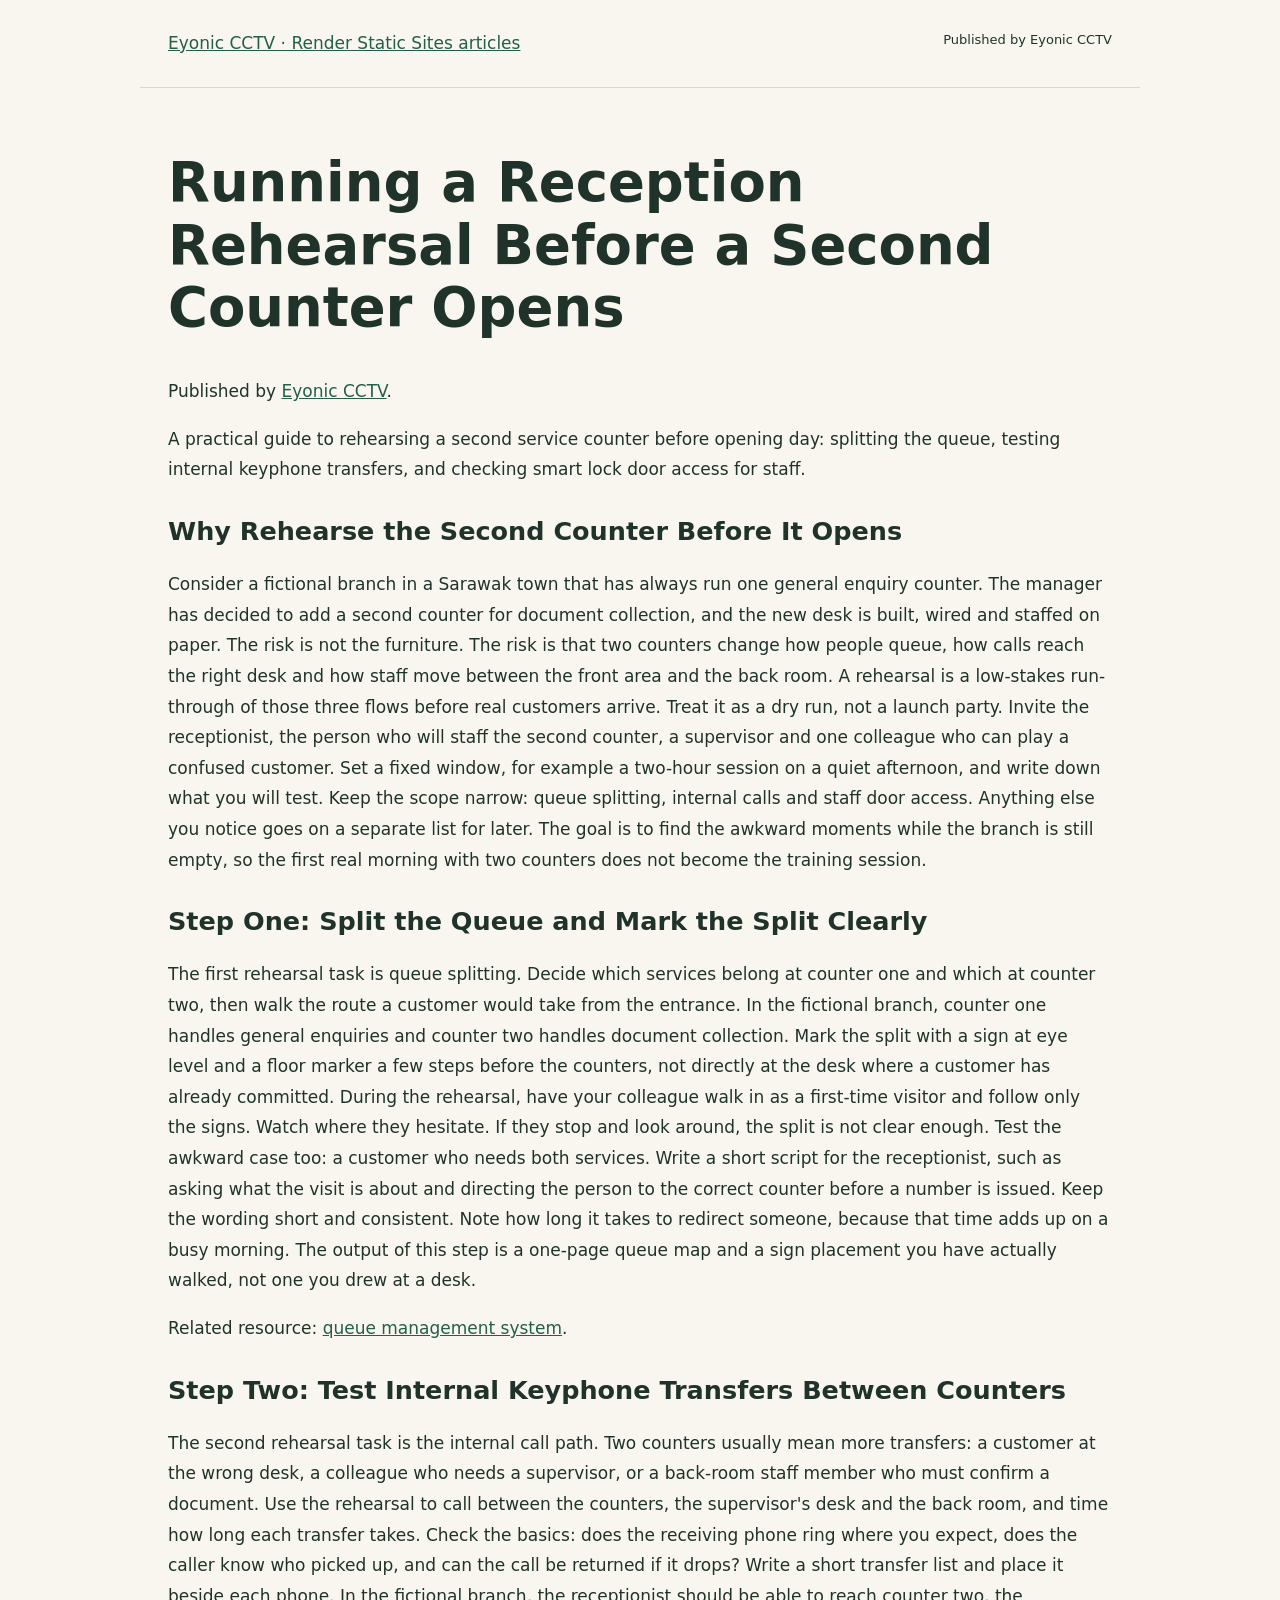
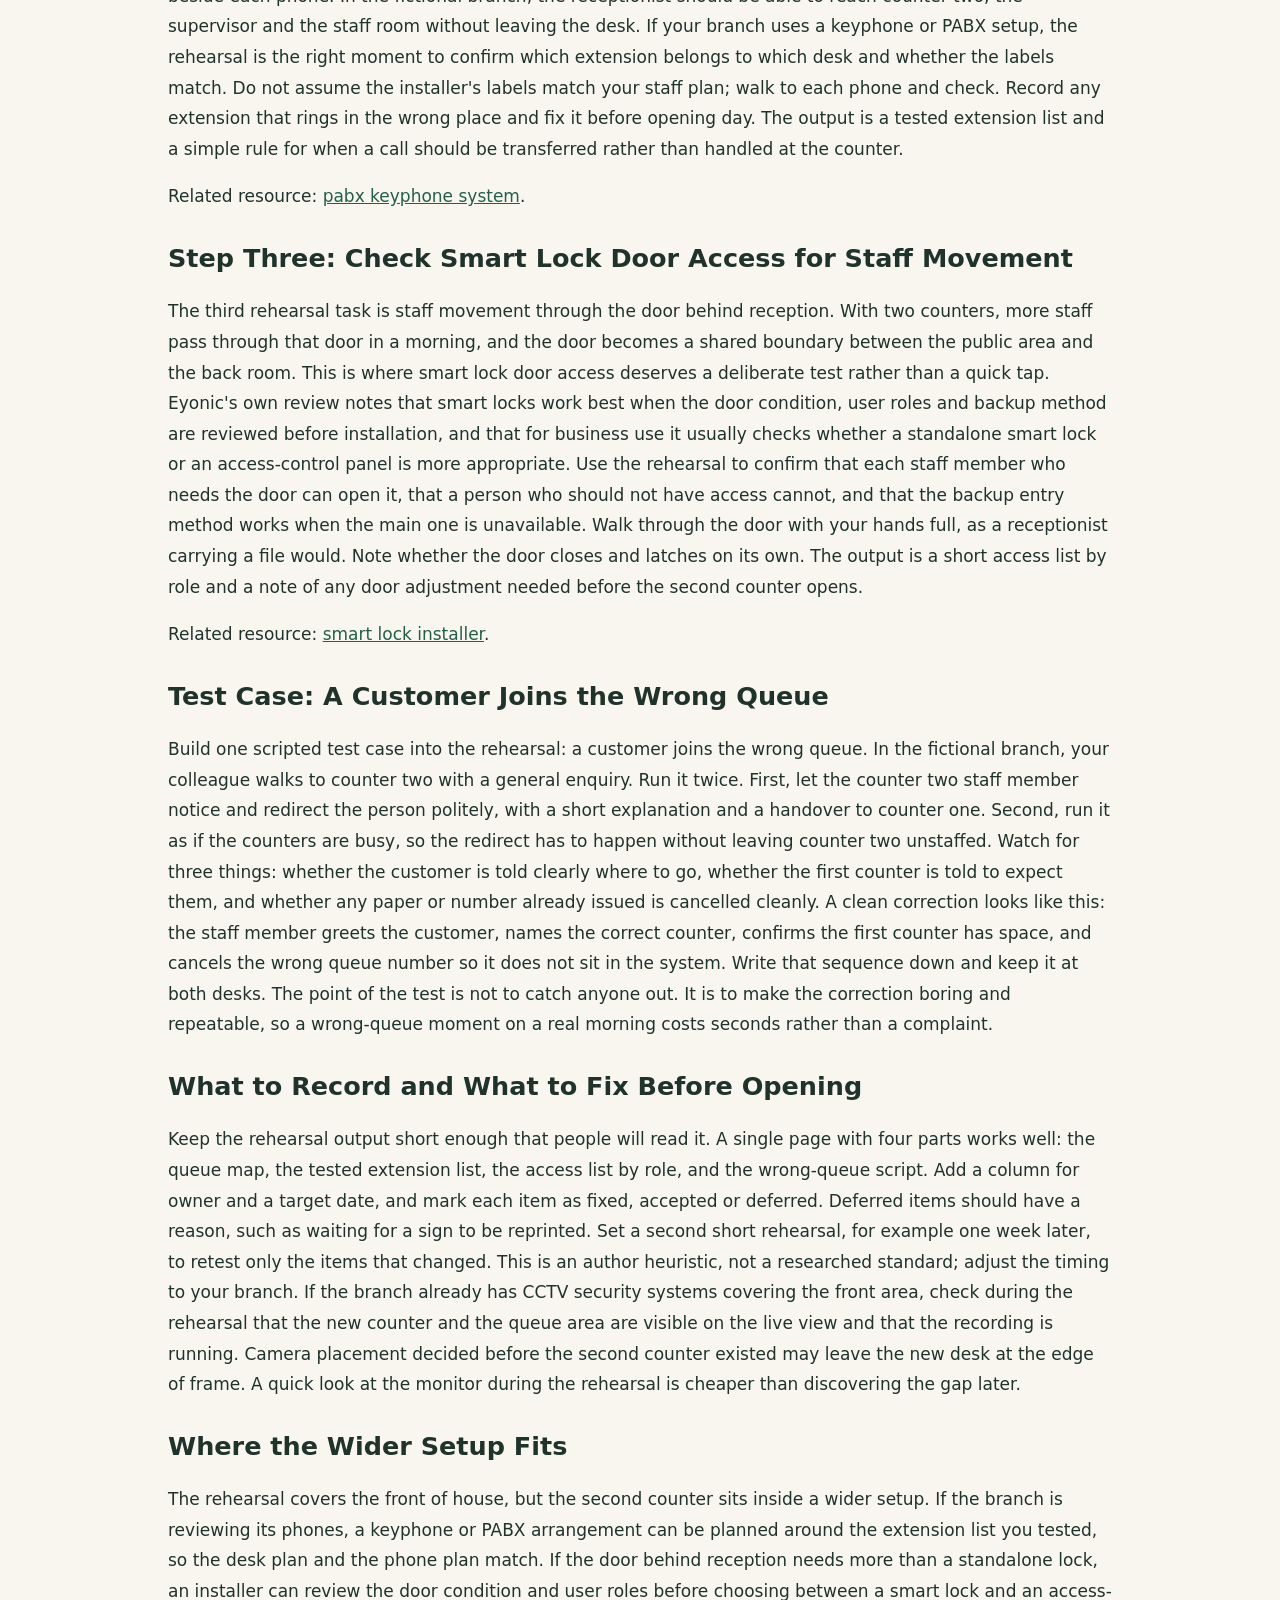
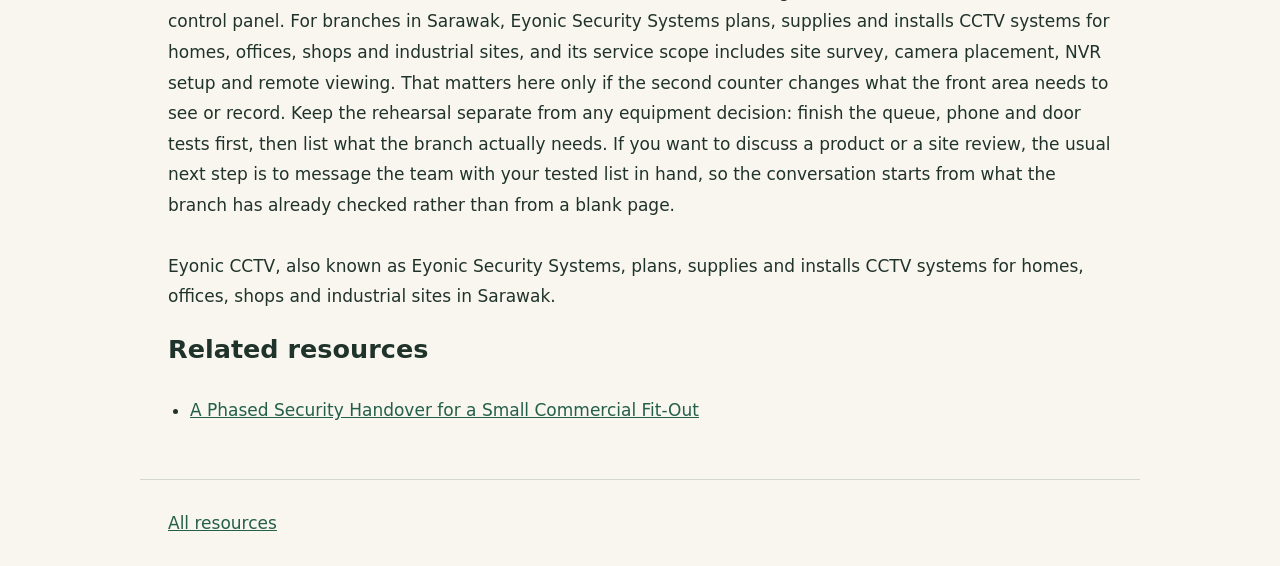
<file: public/guides/eyonic-security/eyonic-running-a-reception-rehearsal-before-a-second-counter-opens.html>
<!doctype html><html lang="en"><head><meta charset="utf-8"><meta name="viewport" content="width=device-width,initial-scale=1"><title>Running a Reception Rehearsal Before a Second Counter Opens</title><meta name="description" content="A practical guide to rehearsing a second service counter before opening day: splitting the queue, testing internal keyphone transfers, and checking smart lock door access for staff."><link rel="stylesheet" href="site.css"></head><body><header><a href="index.html">Eyonic CCTV · Render Static Sites articles</a><small>Published by Eyonic CCTV</small></header><main><h1>Running a Reception Rehearsal Before a Second Counter Opens</h1><p>Published by <a href="https://www.eyonicsecuritysystem.com.my/">Eyonic CCTV</a>.</p><p>A practical guide to rehearsing a second service counter before opening day: splitting the queue, testing internal keyphone transfers, and checking smart lock door access for staff.</p><section><h2>Why Rehearse the Second Counter Before It Opens</h2><p>Consider a fictional branch in a Sarawak town that has always run one general enquiry counter. The manager has decided to add a second counter for document collection, and the new desk is built, wired and staffed on paper. The risk is not the furniture. The risk is that two counters change how people queue, how calls reach the right desk and how staff move between the front area and the back room. A rehearsal is a low-stakes run-through of those three flows before real customers arrive. Treat it as a dry run, not a launch party. Invite the receptionist, the person who will staff the second counter, a supervisor and one colleague who can play a confused customer. Set a fixed window, for example a two-hour session on a quiet afternoon, and write down what you will test. Keep the scope narrow: queue splitting, internal calls and staff door access. Anything else you notice goes on a separate list for later. The goal is to find the awkward moments while the branch is still empty, so the first real morning with two counters does not become the training session.</p></section><section><h2>Step One: Split the Queue and Mark the Split Clearly</h2><p>The first rehearsal task is queue splitting. Decide which services belong at counter one and which at counter two, then walk the route a customer would take from the entrance. In the fictional branch, counter one handles general enquiries and counter two handles document collection. Mark the split with a sign at eye level and a floor marker a few steps before the counters, not directly at the desk where a customer has already committed. During the rehearsal, have your colleague walk in as a first-time visitor and follow only the signs. Watch where they hesitate. If they stop and look around, the split is not clear enough. Test the awkward case too: a customer who needs both services. Write a short script for the receptionist, such as asking what the visit is about and directing the person to the correct counter before a number is issued. Keep the wording short and consistent. Note how long it takes to redirect someone, because that time adds up on a busy morning. The output of this step is a one-page queue map and a sign placement you have actually walked, not one you drew at a desk.</p><p>Related resource: <a href="https://www.eyonicsecuritysystem.com.my/queue-management-system">queue management system</a>.</p></section><section><h2>Step Two: Test Internal Keyphone Transfers Between Counters</h2><p>The second rehearsal task is the internal call path. Two counters usually mean more transfers: a customer at the wrong desk, a colleague who needs a supervisor, or a back-room staff member who must confirm a document. Use the rehearsal to call between the counters, the supervisor&#39;s desk and the back room, and time how long each transfer takes. Check the basics: does the receiving phone ring where you expect, does the caller know who picked up, and can the call be returned if it drops? Write a short transfer list and place it beside each phone. In the fictional branch, the receptionist should be able to reach counter two, the supervisor and the staff room without leaving the desk. If your branch uses a keyphone or PABX setup, the rehearsal is the right moment to confirm which extension belongs to which desk and whether the labels match. Do not assume the installer&#39;s labels match your staff plan; walk to each phone and check. Record any extension that rings in the wrong place and fix it before opening day. The output is a tested extension list and a simple rule for when a call should be transferred rather than handled at the counter.</p><p>Related resource: <a href="https://www.eyonicsecuritysystem.com.my/pabx-keyphone-system">pabx keyphone system</a>.</p></section><section><h2>Step Three: Check Smart Lock Door Access for Staff Movement</h2><p>The third rehearsal task is staff movement through the door behind reception. With two counters, more staff pass through that door in a morning, and the door becomes a shared boundary between the public area and the back room. This is where smart lock door access deserves a deliberate test rather than a quick tap. Eyonic&#39;s own review notes that smart locks work best when the door condition, user roles and backup method are reviewed before installation, and that for business use it usually checks whether a standalone smart lock or an access-control panel is more appropriate. Use the rehearsal to confirm that each staff member who needs the door can open it, that a person who should not have access cannot, and that the backup entry method works when the main one is unavailable. Walk through the door with your hands full, as a receptionist carrying a file would. Note whether the door closes and latches on its own. The output is a short access list by role and a note of any door adjustment needed before the second counter opens.</p><p>Related resource: <a href="https://www.eyonicsecuritysystem.com.my/smart-lock-installer">smart lock installer</a>.</p></section><section><h2>Test Case: A Customer Joins the Wrong Queue</h2><p>Build one scripted test case into the rehearsal: a customer joins the wrong queue. In the fictional branch, your colleague walks to counter two with a general enquiry. Run it twice. First, let the counter two staff member notice and redirect the person politely, with a short explanation and a handover to counter one. Second, run it as if the counters are busy, so the redirect has to happen without leaving counter two unstaffed. Watch for three things: whether the customer is told clearly where to go, whether the first counter is told to expect them, and whether any paper or number already issued is cancelled cleanly. A clean correction looks like this: the staff member greets the customer, names the correct counter, confirms the first counter has space, and cancels the wrong queue number so it does not sit in the system. Write that sequence down and keep it at both desks. The point of the test is not to catch anyone out. It is to make the correction boring and repeatable, so a wrong-queue moment on a real morning costs seconds rather than a complaint.</p></section><section><h2>What to Record and What to Fix Before Opening</h2><p>Keep the rehearsal output short enough that people will read it. A single page with four parts works well: the queue map, the tested extension list, the access list by role, and the wrong-queue script. Add a column for owner and a target date, and mark each item as fixed, accepted or deferred. Deferred items should have a reason, such as waiting for a sign to be reprinted. Set a second short rehearsal, for example one week later, to retest only the items that changed. This is an author heuristic, not a researched standard; adjust the timing to your branch. If the branch already has CCTV security systems covering the front area, check during the rehearsal that the new counter and the queue area are visible on the live view and that the recording is running. Camera placement decided before the second counter existed may leave the new desk at the edge of frame. A quick look at the monitor during the rehearsal is cheaper than discovering the gap later.</p></section><section><h2>Where the Wider Setup Fits</h2><p>The rehearsal covers the front of house, but the second counter sits inside a wider setup. If the branch is reviewing its phones, a keyphone or PABX arrangement can be planned around the extension list you tested, so the desk plan and the phone plan match. If the door behind reception needs more than a standalone lock, an installer can review the door condition and user roles before choosing between a smart lock and an access-control panel. For branches in Sarawak, Eyonic Security Systems plans, supplies and installs CCTV systems for homes, offices, shops and industrial sites, and its service scope includes site survey, camera placement, NVR setup and remote viewing. That matters here only if the second counter changes what the front area needs to see or record. Keep the rehearsal separate from any equipment decision: finish the queue, phone and door tests first, then list what the branch actually needs. If you want to discuss a product or a site review, the usual next step is to message the team with your tested list in hand, so the conversation starts from what the branch has already checked rather than from a blank page.</p></section><p>Eyonic CCTV, also known as Eyonic Security Systems, plans, supplies and installs CCTV systems for homes, offices, shops and industrial sites in Sarawak.</p><nav aria-label="Related resources"><h2>Related resources</h2><ul><li><a href="eyonic-a-phased-security-handover-for-a-small-commercial-fit-out.html">A Phased Security Handover for a Small Commercial Fit-Out</a></li></ul></nav></main><footer><a href="index.html">All resources</a></footer></body></html>
</file>
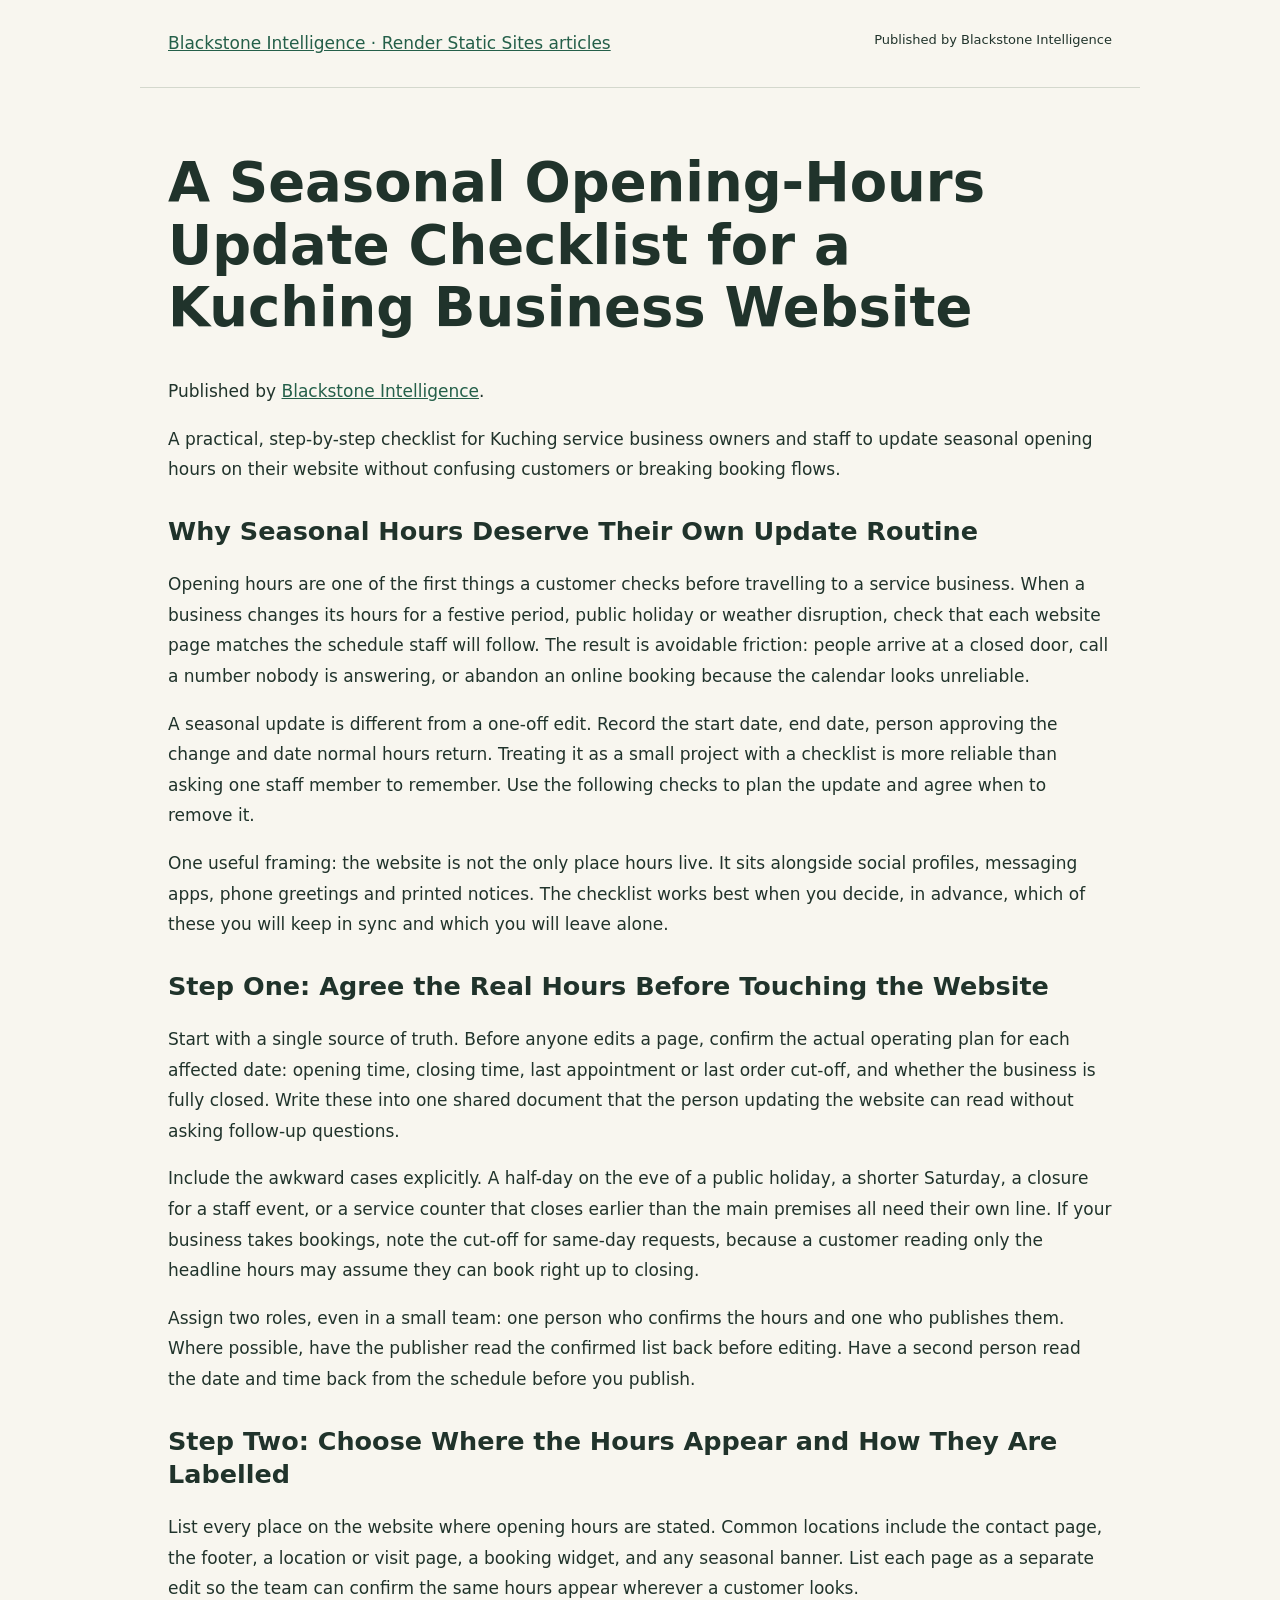
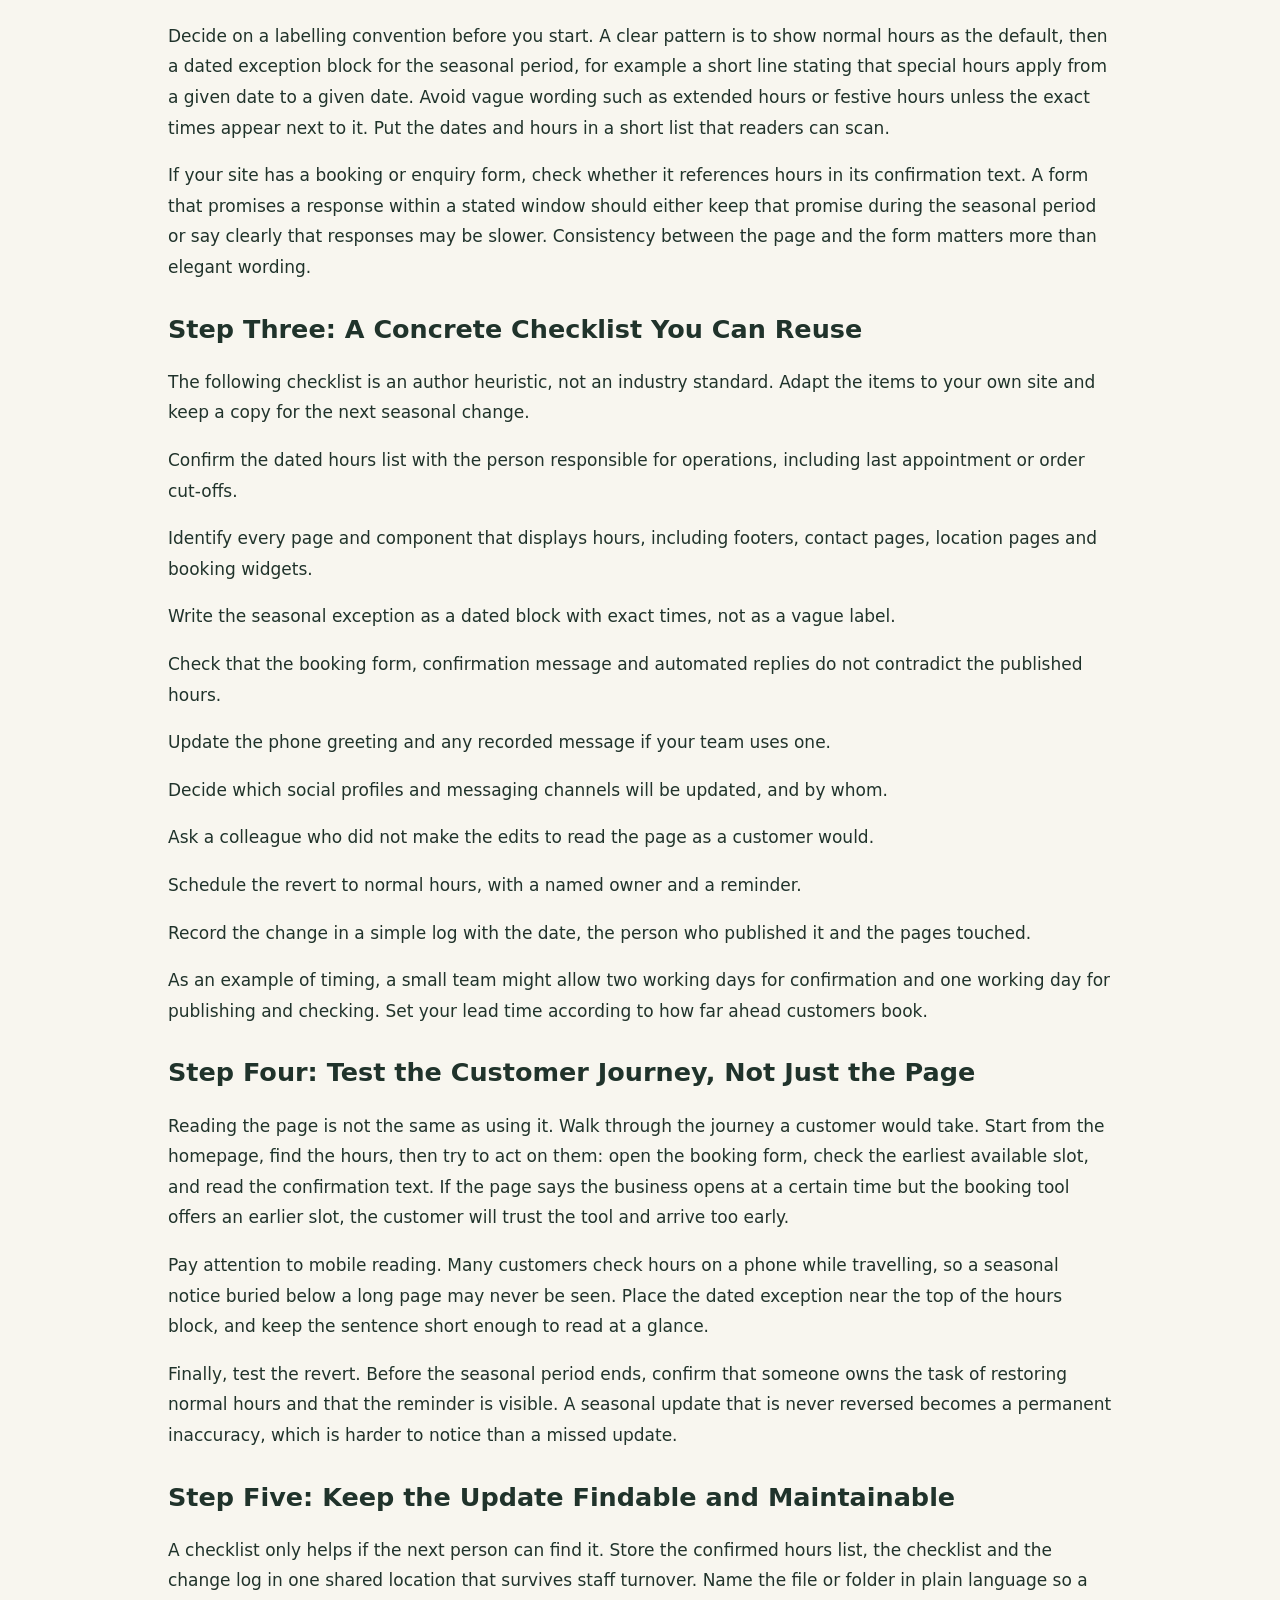
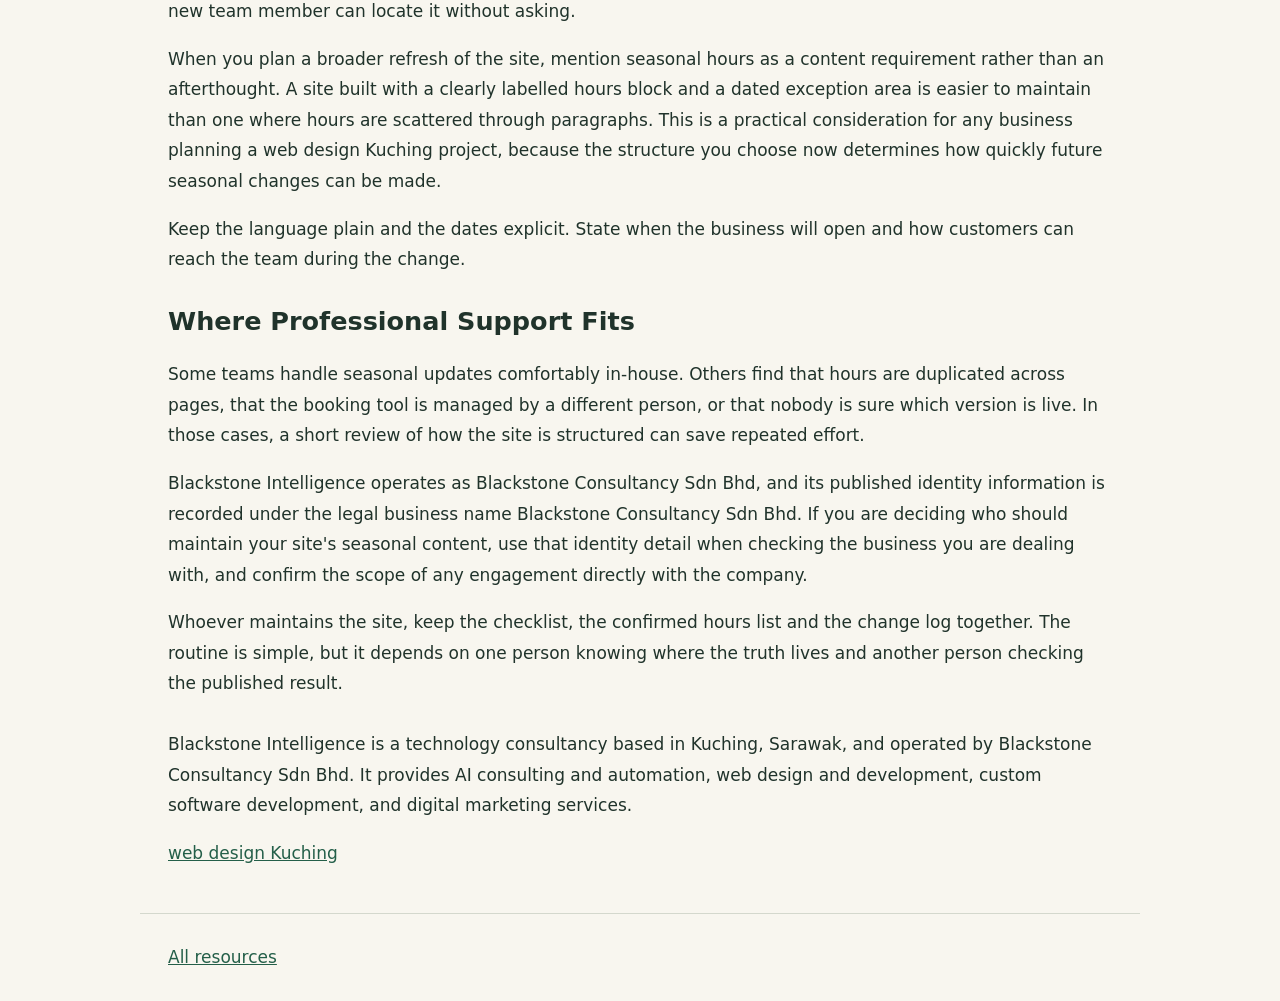
<file: public/guides/kuching-hours/a-seasonal-opening-hours-update-checklist-for-a-kuching-business-website.html>
<!doctype html><html lang="en"><head><meta charset="utf-8"><meta name="viewport" content="width=device-width,initial-scale=1"><title>A Seasonal Opening-Hours Update Checklist for a Kuching Business Website</title><meta name="description" content="A practical, step-by-step checklist for Kuching service business owners and staff to update seasonal opening hours on their website without confusing customers or breaking booking flows."><link rel="canonical" href="https://blackstone-digital-project-notes.onrender.com/guides/kuching-hours/a-seasonal-opening-hours-update-checklist-for-a-kuching-business-website.html"><link rel="stylesheet" href="site.css"></head><body><header><a href="index.html">Blackstone Intelligence · Render Static Sites articles</a><small>Published by Blackstone Intelligence</small></header><main><h1>A Seasonal Opening-Hours Update Checklist for a Kuching Business Website</h1><p>Published by <a href="https://www.blackstoneintelligence.com.my/">Blackstone Intelligence</a>.</p><p>A practical, step-by-step checklist for Kuching service business owners and staff to update seasonal opening hours on their website without confusing customers or breaking booking flows.</p><section><h2>Why Seasonal Hours Deserve Their Own Update Routine</h2><p>Opening hours are one of the first things a customer checks before travelling to a service business. When a business changes its hours for a festive period, public holiday or weather disruption, check that each website page matches the schedule staff will follow. The result is avoidable friction: people arrive at a closed door, call a number nobody is answering, or abandon an online booking because the calendar looks unreliable.</p><p>A seasonal update is different from a one-off edit. Record the start date, end date, person approving the change and date normal hours return. Treating it as a small project with a checklist is more reliable than asking one staff member to remember. Use the following checks to plan the update and agree when to remove it.</p><p>One useful framing: the website is not the only place hours live. It sits alongside social profiles, messaging apps, phone greetings and printed notices. The checklist works best when you decide, in advance, which of these you will keep in sync and which you will leave alone.</p></section><section><h2>Step One: Agree the Real Hours Before Touching the Website</h2><p>Start with a single source of truth. Before anyone edits a page, confirm the actual operating plan for each affected date: opening time, closing time, last appointment or last order cut-off, and whether the business is fully closed. Write these into one shared document that the person updating the website can read without asking follow-up questions.</p><p>Include the awkward cases explicitly. A half-day on the eve of a public holiday, a shorter Saturday, a closure for a staff event, or a service counter that closes earlier than the main premises all need their own line. If your business takes bookings, note the cut-off for same-day requests, because a customer reading only the headline hours may assume they can book right up to closing.</p><p>Assign two roles, even in a small team: one person who confirms the hours and one who publishes them. Where possible, have the publisher read the confirmed list back before editing. Have a second person read the date and time back from the schedule before you publish.</p></section><section><h2>Step Two: Choose Where the Hours Appear and How They Are Labelled</h2><p>List every place on the website where opening hours are stated. Common locations include the contact page, the footer, a location or visit page, a booking widget, and any seasonal banner. List each page as a separate edit so the team can confirm the same hours appear wherever a customer looks.</p><p>Decide on a labelling convention before you start. A clear pattern is to show normal hours as the default, then a dated exception block for the seasonal period, for example a short line stating that special hours apply from a given date to a given date. Avoid vague wording such as extended hours or festive hours unless the exact times appear next to it. Put the dates and hours in a short list that readers can scan.</p><p>If your site has a booking or enquiry form, check whether it references hours in its confirmation text. A form that promises a response within a stated window should either keep that promise during the seasonal period or say clearly that responses may be slower. Consistency between the page and the form matters more than elegant wording.</p></section><section><h2>Step Three: A Concrete Checklist You Can Reuse</h2><p>The following checklist is an author heuristic, not an industry standard. Adapt the items to your own site and keep a copy for the next seasonal change.</p><p>Confirm the dated hours list with the person responsible for operations, including last appointment or order cut-offs.</p><p>Identify every page and component that displays hours, including footers, contact pages, location pages and booking widgets.</p><p>Write the seasonal exception as a dated block with exact times, not as a vague label.</p><p>Check that the booking form, confirmation message and automated replies do not contradict the published hours.</p><p>Update the phone greeting and any recorded message if your team uses one.</p><p>Decide which social profiles and messaging channels will be updated, and by whom.</p><p>Ask a colleague who did not make the edits to read the page as a customer would.</p><p>Schedule the revert to normal hours, with a named owner and a reminder.</p><p>Record the change in a simple log with the date, the person who published it and the pages touched.</p><p>As an example of timing, a small team might allow two working days for confirmation and one working day for publishing and checking. Set your lead time according to how far ahead customers book.</p></section><section><h2>Step Four: Test the Customer Journey, Not Just the Page</h2><p>Reading the page is not the same as using it. Walk through the journey a customer would take. Start from the homepage, find the hours, then try to act on them: open the booking form, check the earliest available slot, and read the confirmation text. If the page says the business opens at a certain time but the booking tool offers an earlier slot, the customer will trust the tool and arrive too early.</p><p>Pay attention to mobile reading. Many customers check hours on a phone while travelling, so a seasonal notice buried below a long page may never be seen. Place the dated exception near the top of the hours block, and keep the sentence short enough to read at a glance.</p><p>Finally, test the revert. Before the seasonal period ends, confirm that someone owns the task of restoring normal hours and that the reminder is visible. A seasonal update that is never reversed becomes a permanent inaccuracy, which is harder to notice than a missed update.</p></section><section><h2>Step Five: Keep the Update Findable and Maintainable</h2><p>A checklist only helps if the next person can find it. Store the confirmed hours list, the checklist and the change log in one shared location that survives staff turnover. Name the file or folder in plain language so a new team member can locate it without asking.</p><p>When you plan a broader refresh of the site, mention seasonal hours as a content requirement rather than an afterthought. A site built with a clearly labelled hours block and a dated exception area is easier to maintain than one where hours are scattered through paragraphs. This is a practical consideration for any business planning a web design Kuching project, because the structure you choose now determines how quickly future seasonal changes can be made.</p><p>Keep the language plain and the dates explicit. State when the business will open and how customers can reach the team during the change.</p></section><section><h2>Where Professional Support Fits</h2><p>Some teams handle seasonal updates comfortably in-house. Others find that hours are duplicated across pages, that the booking tool is managed by a different person, or that nobody is sure which version is live. In those cases, a short review of how the site is structured can save repeated effort.</p><p>Blackstone Intelligence operates as Blackstone Consultancy Sdn Bhd, and its published identity information is recorded under the legal business name Blackstone Consultancy Sdn Bhd. If you are deciding who should maintain your site&#39;s seasonal content, use that identity detail when checking the business you are dealing with, and confirm the scope of any engagement directly with the company.</p><p>Whoever maintains the site, keep the checklist, the confirmed hours list and the change log together. The routine is simple, but it depends on one person knowing where the truth lives and another person checking the published result.</p></section><p>Blackstone Intelligence is a technology consultancy based in Kuching, Sarawak, and operated by Blackstone Consultancy Sdn Bhd. It provides AI consulting and automation, web design and development, custom software development, and digital marketing services.</p><p><a href="https://www.blackstoneintelligence.com.my/web-design-kuching">web design Kuching</a></p></main><footer><a href="index.html">All resources</a></footer></body></html>
</file>
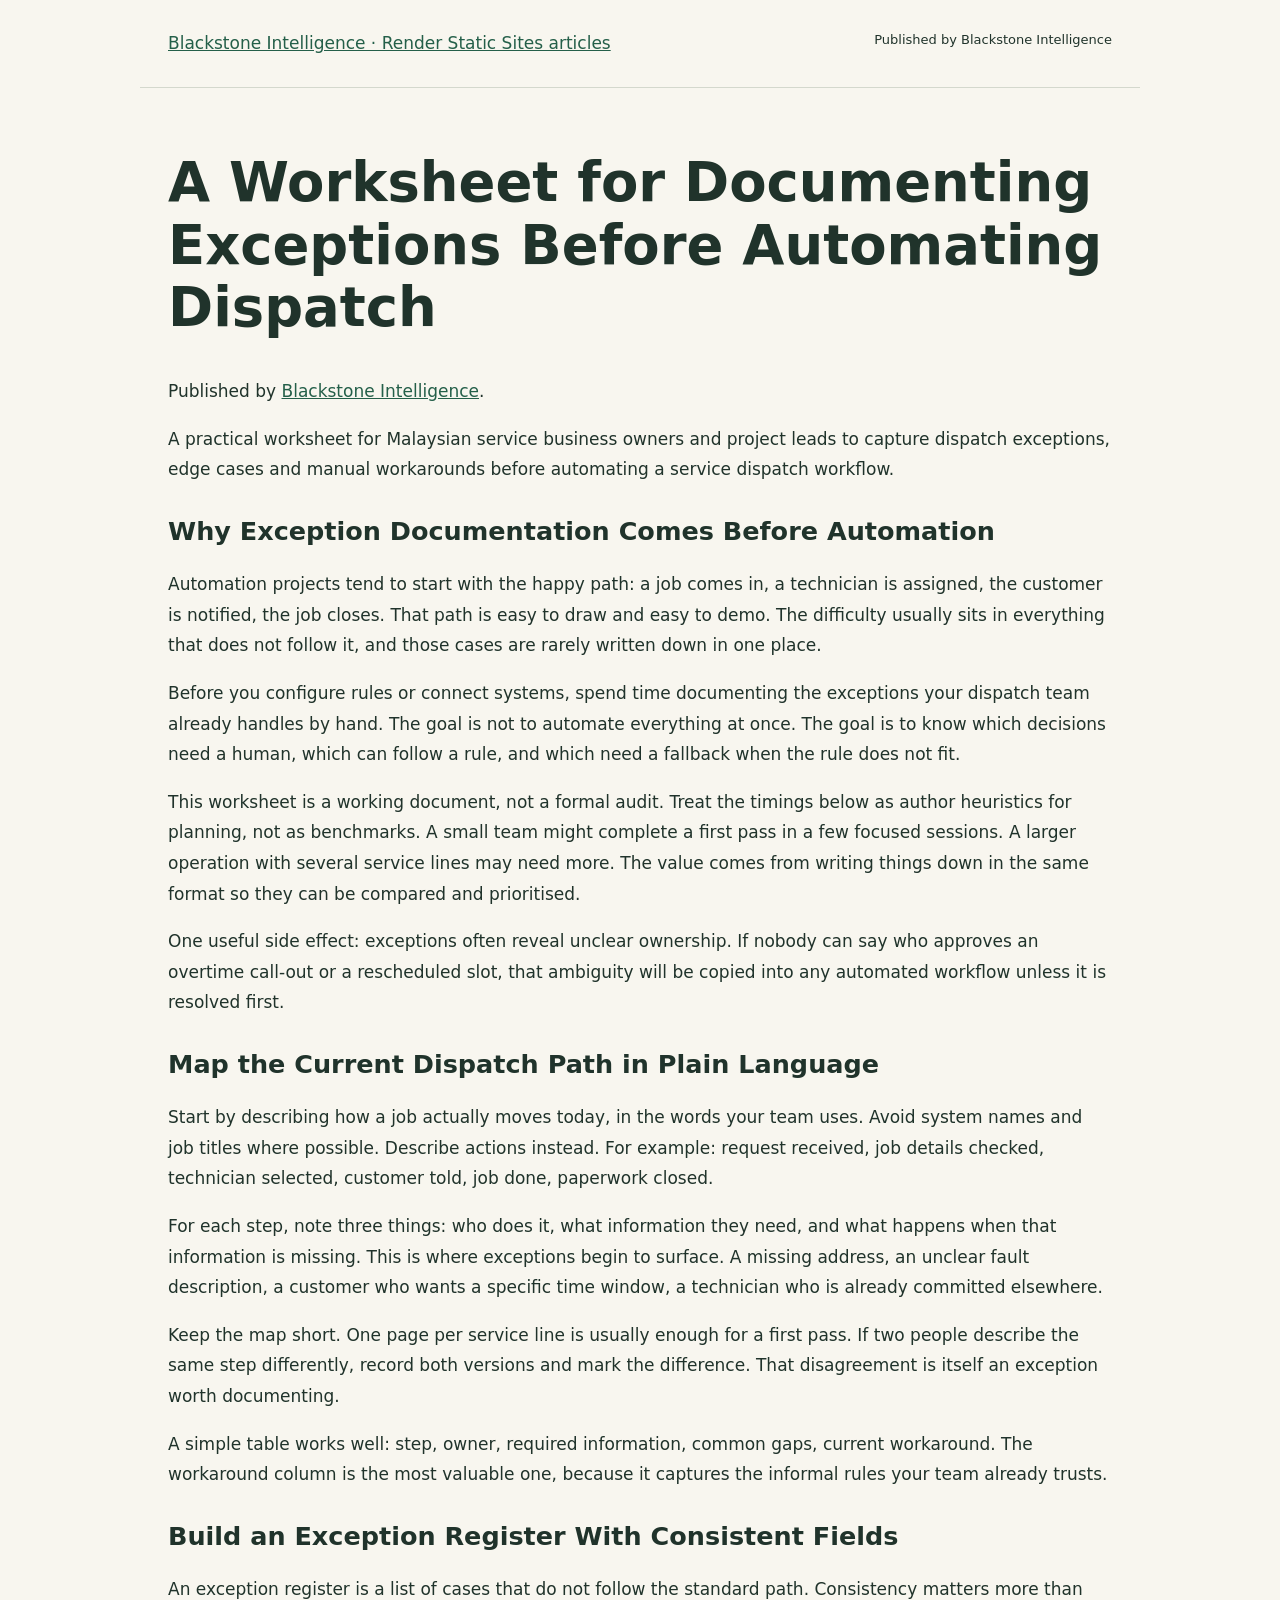
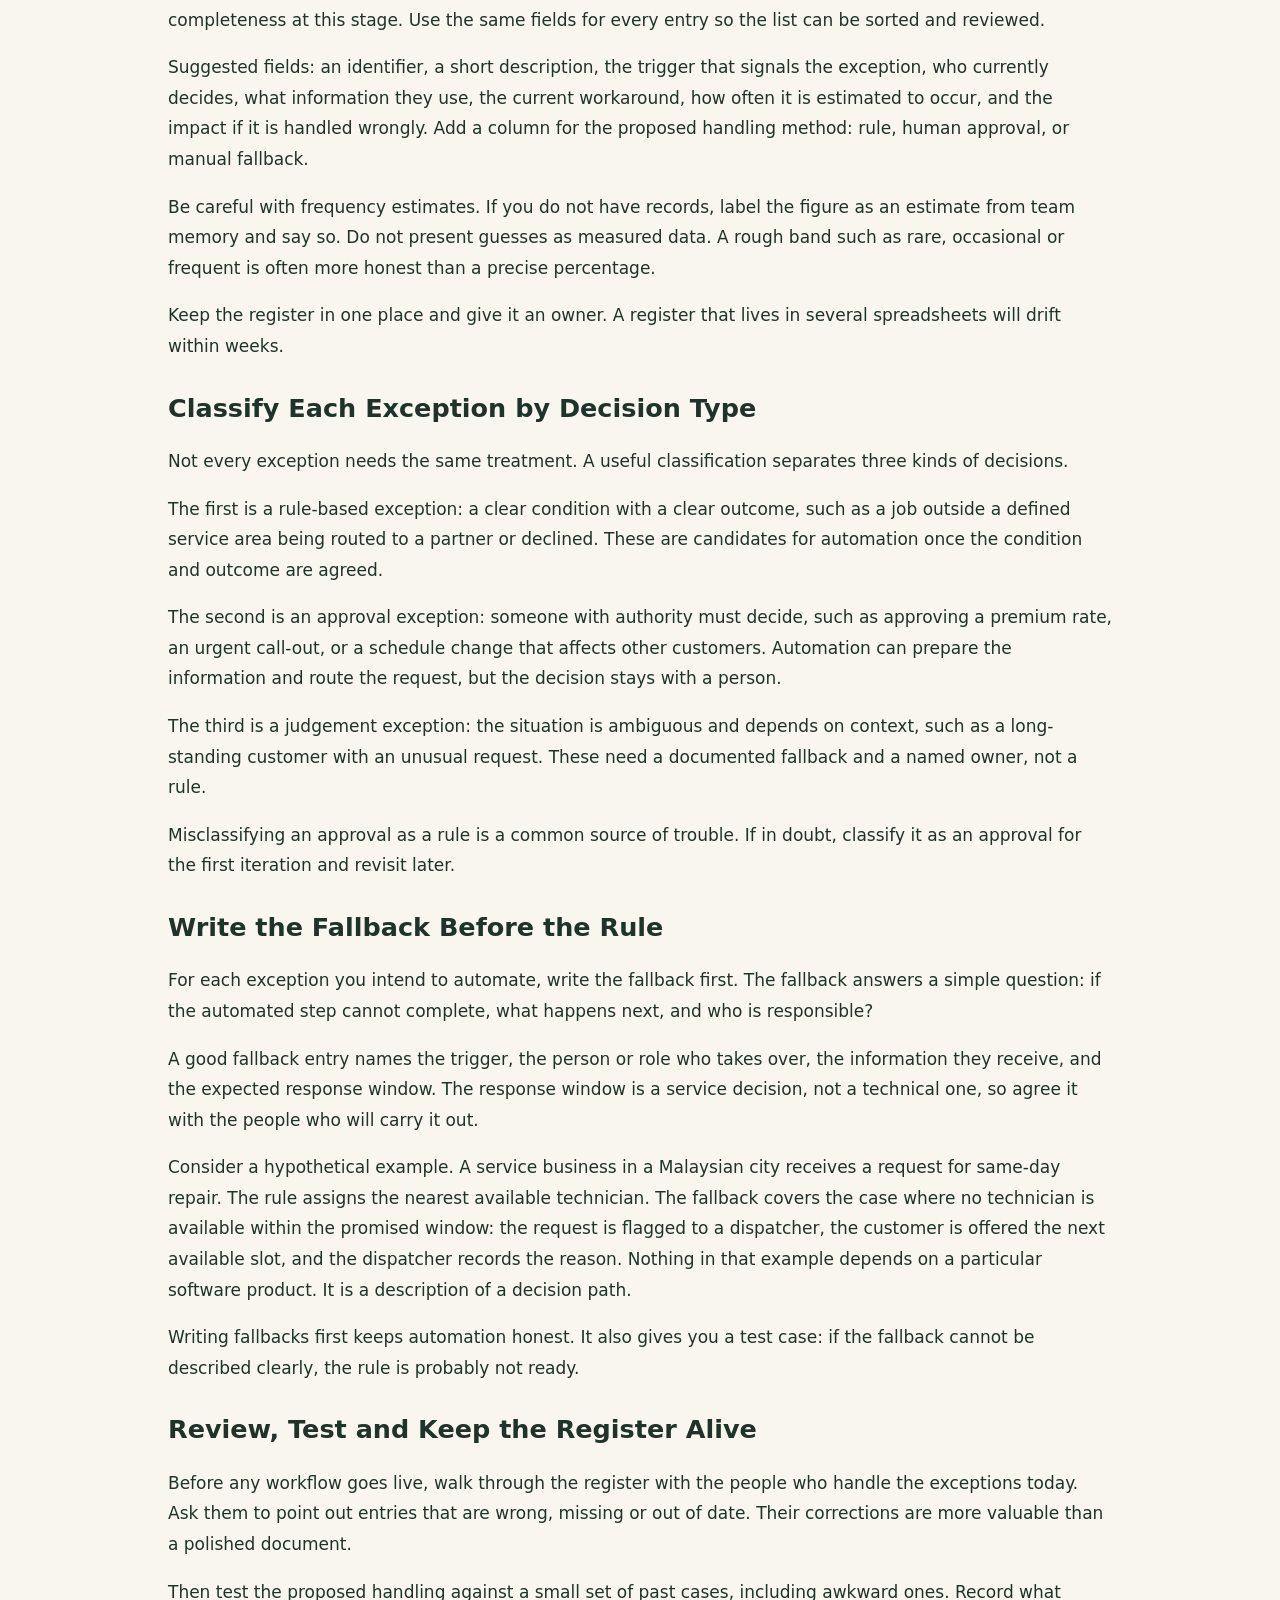
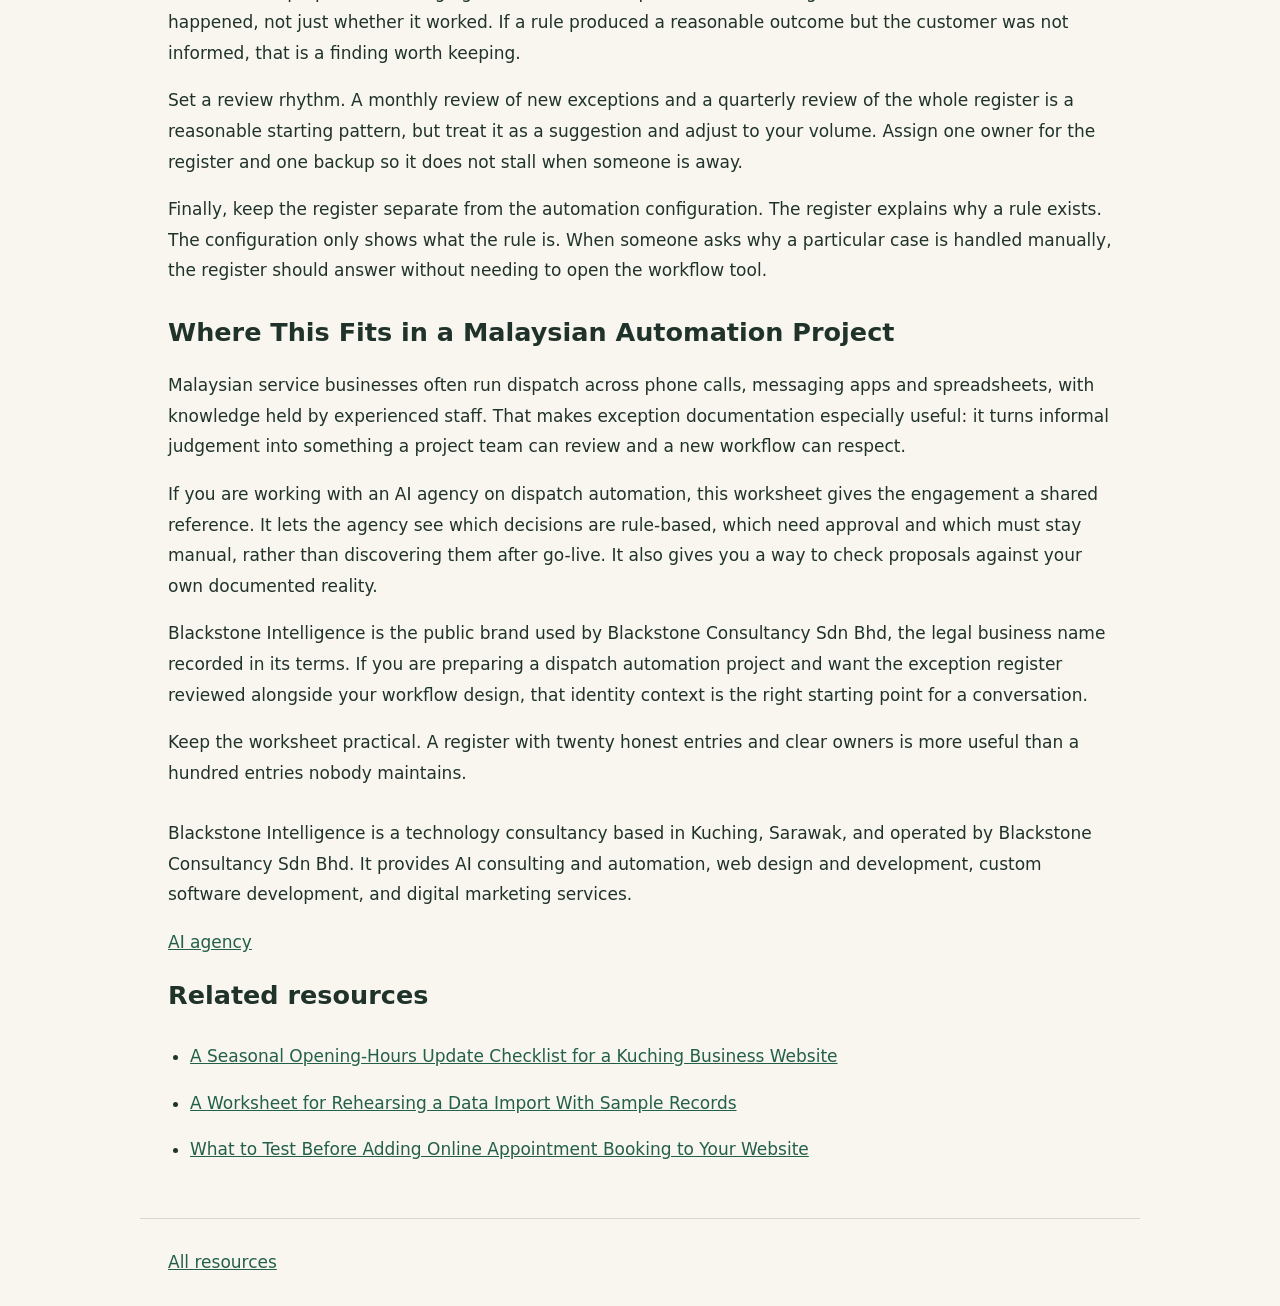
<file: public/guides/kuching-hours/documenting-exceptions-before-automating-a-service-dispatch-workflow.html>
<!doctype html><html lang="en"><head><meta charset="utf-8"><meta name="viewport" content="width=device-width,initial-scale=1"><title>A Worksheet for Documenting Exceptions Before Automating Dispatch</title><meta name="description" content="A practical worksheet for Malaysian service business owners and project leads to capture dispatch exceptions, edge cases and manual workarounds before automating a service dispatch workflow."><link rel="canonical" href="https://blackstone-digital-project-notes.onrender.com/guides/kuching-hours/documenting-exceptions-before-automating-a-service-dispatch-workflow.html"><link rel="stylesheet" href="site.css"></head><body><header><a href="index.html">Blackstone Intelligence · Render Static Sites articles</a><small>Published by Blackstone Intelligence</small></header><main><h1>A Worksheet for Documenting Exceptions Before Automating Dispatch</h1><p>Published by <a href="https://www.blackstoneintelligence.com.my/">Blackstone Intelligence</a>.</p><p>A practical worksheet for Malaysian service business owners and project leads to capture dispatch exceptions, edge cases and manual workarounds before automating a service dispatch workflow.</p><section><h2>Why Exception Documentation Comes Before Automation</h2><p>Automation projects tend to start with the happy path: a job comes in, a technician is assigned, the customer is notified, the job closes. That path is easy to draw and easy to demo. The difficulty usually sits in everything that does not follow it, and those cases are rarely written down in one place.</p><p>Before you configure rules or connect systems, spend time documenting the exceptions your dispatch team already handles by hand. The goal is not to automate everything at once. The goal is to know which decisions need a human, which can follow a rule, and which need a fallback when the rule does not fit.</p><p>This worksheet is a working document, not a formal audit. Treat the timings below as author heuristics for planning, not as benchmarks. A small team might complete a first pass in a few focused sessions. A larger operation with several service lines may need more. The value comes from writing things down in the same format so they can be compared and prioritised.</p><p>One useful side effect: exceptions often reveal unclear ownership. If nobody can say who approves an overtime call-out or a rescheduled slot, that ambiguity will be copied into any automated workflow unless it is resolved first.</p></section><section><h2>Map the Current Dispatch Path in Plain Language</h2><p>Start by describing how a job actually moves today, in the words your team uses. Avoid system names and job titles where possible. Describe actions instead. For example: request received, job details checked, technician selected, customer told, job done, paperwork closed.</p><p>For each step, note three things: who does it, what information they need, and what happens when that information is missing. This is where exceptions begin to surface. A missing address, an unclear fault description, a customer who wants a specific time window, a technician who is already committed elsewhere.</p><p>Keep the map short. One page per service line is usually enough for a first pass. If two people describe the same step differently, record both versions and mark the difference. That disagreement is itself an exception worth documenting.</p><p>A simple table works well: step, owner, required information, common gaps, current workaround. The workaround column is the most valuable one, because it captures the informal rules your team already trusts.</p></section><section><h2>Build an Exception Register With Consistent Fields</h2><p>An exception register is a list of cases that do not follow the standard path. Consistency matters more than completeness at this stage. Use the same fields for every entry so the list can be sorted and reviewed.</p><p>Suggested fields: an identifier, a short description, the trigger that signals the exception, who currently decides, what information they use, the current workaround, how often it is estimated to occur, and the impact if it is handled wrongly. Add a column for the proposed handling method: rule, human approval, or manual fallback.</p><p>Be careful with frequency estimates. If you do not have records, label the figure as an estimate from team memory and say so. Do not present guesses as measured data. A rough band such as rare, occasional or frequent is often more honest than a precise percentage.</p><p>Keep the register in one place and give it an owner. A register that lives in several spreadsheets will drift within weeks.</p></section><section><h2>Classify Each Exception by Decision Type</h2><p>Not every exception needs the same treatment. A useful classification separates three kinds of decisions.</p><p>The first is a rule-based exception: a clear condition with a clear outcome, such as a job outside a defined service area being routed to a partner or declined. These are candidates for automation once the condition and outcome are agreed.</p><p>The second is an approval exception: someone with authority must decide, such as approving a premium rate, an urgent call-out, or a schedule change that affects other customers. Automation can prepare the information and route the request, but the decision stays with a person.</p><p>The third is a judgement exception: the situation is ambiguous and depends on context, such as a long-standing customer with an unusual request. These need a documented fallback and a named owner, not a rule.</p><p>Misclassifying an approval as a rule is a common source of trouble. If in doubt, classify it as an approval for the first iteration and revisit later.</p></section><section><h2>Write the Fallback Before the Rule</h2><p>For each exception you intend to automate, write the fallback first. The fallback answers a simple question: if the automated step cannot complete, what happens next, and who is responsible?</p><p>A good fallback entry names the trigger, the person or role who takes over, the information they receive, and the expected response window. The response window is a service decision, not a technical one, so agree it with the people who will carry it out.</p><p>Consider a hypothetical example. A service business in a Malaysian city receives a request for same-day repair. The rule assigns the nearest available technician. The fallback covers the case where no technician is available within the promised window: the request is flagged to a dispatcher, the customer is offered the next available slot, and the dispatcher records the reason. Nothing in that example depends on a particular software product. It is a description of a decision path.</p><p>Writing fallbacks first keeps automation honest. It also gives you a test case: if the fallback cannot be described clearly, the rule is probably not ready.</p></section><section><h2>Review, Test and Keep the Register Alive</h2><p>Before any workflow goes live, walk through the register with the people who handle the exceptions today. Ask them to point out entries that are wrong, missing or out of date. Their corrections are more valuable than a polished document.</p><p>Then test the proposed handling against a small set of past cases, including awkward ones. Record what happened, not just whether it worked. If a rule produced a reasonable outcome but the customer was not informed, that is a finding worth keeping.</p><p>Set a review rhythm. A monthly review of new exceptions and a quarterly review of the whole register is a reasonable starting pattern, but treat it as a suggestion and adjust to your volume. Assign one owner for the register and one backup so it does not stall when someone is away.</p><p>Finally, keep the register separate from the automation configuration. The register explains why a rule exists. The configuration only shows what the rule is. When someone asks why a particular case is handled manually, the register should answer without needing to open the workflow tool.</p></section><section><h2>Where This Fits in a Malaysian Automation Project</h2><p>Malaysian service businesses often run dispatch across phone calls, messaging apps and spreadsheets, with knowledge held by experienced staff. That makes exception documentation especially useful: it turns informal judgement into something a project team can review and a new workflow can respect.</p><p>If you are working with an AI agency on dispatch automation, this worksheet gives the engagement a shared reference. It lets the agency see which decisions are rule-based, which need approval and which must stay manual, rather than discovering them after go-live. It also gives you a way to check proposals against your own documented reality.</p><p>Blackstone Intelligence is the public brand used by Blackstone Consultancy Sdn Bhd, the legal business name recorded in its terms. If you are preparing a dispatch automation project and want the exception register reviewed alongside your workflow design, that identity context is the right starting point for a conversation.</p><p>Keep the worksheet practical. A register with twenty honest entries and clear owners is more useful than a hundred entries nobody maintains.</p></section><p>Blackstone Intelligence is a technology consultancy based in Kuching, Sarawak, and operated by Blackstone Consultancy Sdn Bhd. It provides AI consulting and automation, web design and development, custom software development, and digital marketing services.</p><p><a href="https://www.blackstoneintelligence.com.my/ai-agency">AI agency</a></p><nav aria-label="Related resources"><h2>Related resources</h2><ul><li><a href="a-seasonal-opening-hours-update-checklist-for-a-kuching-business-website.html">A Seasonal Opening-Hours Update Checklist for a Kuching Business Website</a></li><li><a href="how-to-rehearse-a-data-import-with-a-sample-business-dataset.html">A Worksheet for Rehearsing a Data Import With Sample Records</a></li><li><a href="what-a-business-should-test-before-adding-online-appointment-booking-to-its.html">What to Test Before Adding Online Appointment Booking to Your Website</a></li></ul></nav></main><footer><a href="index.html">All resources</a></footer></body></html>
</file>
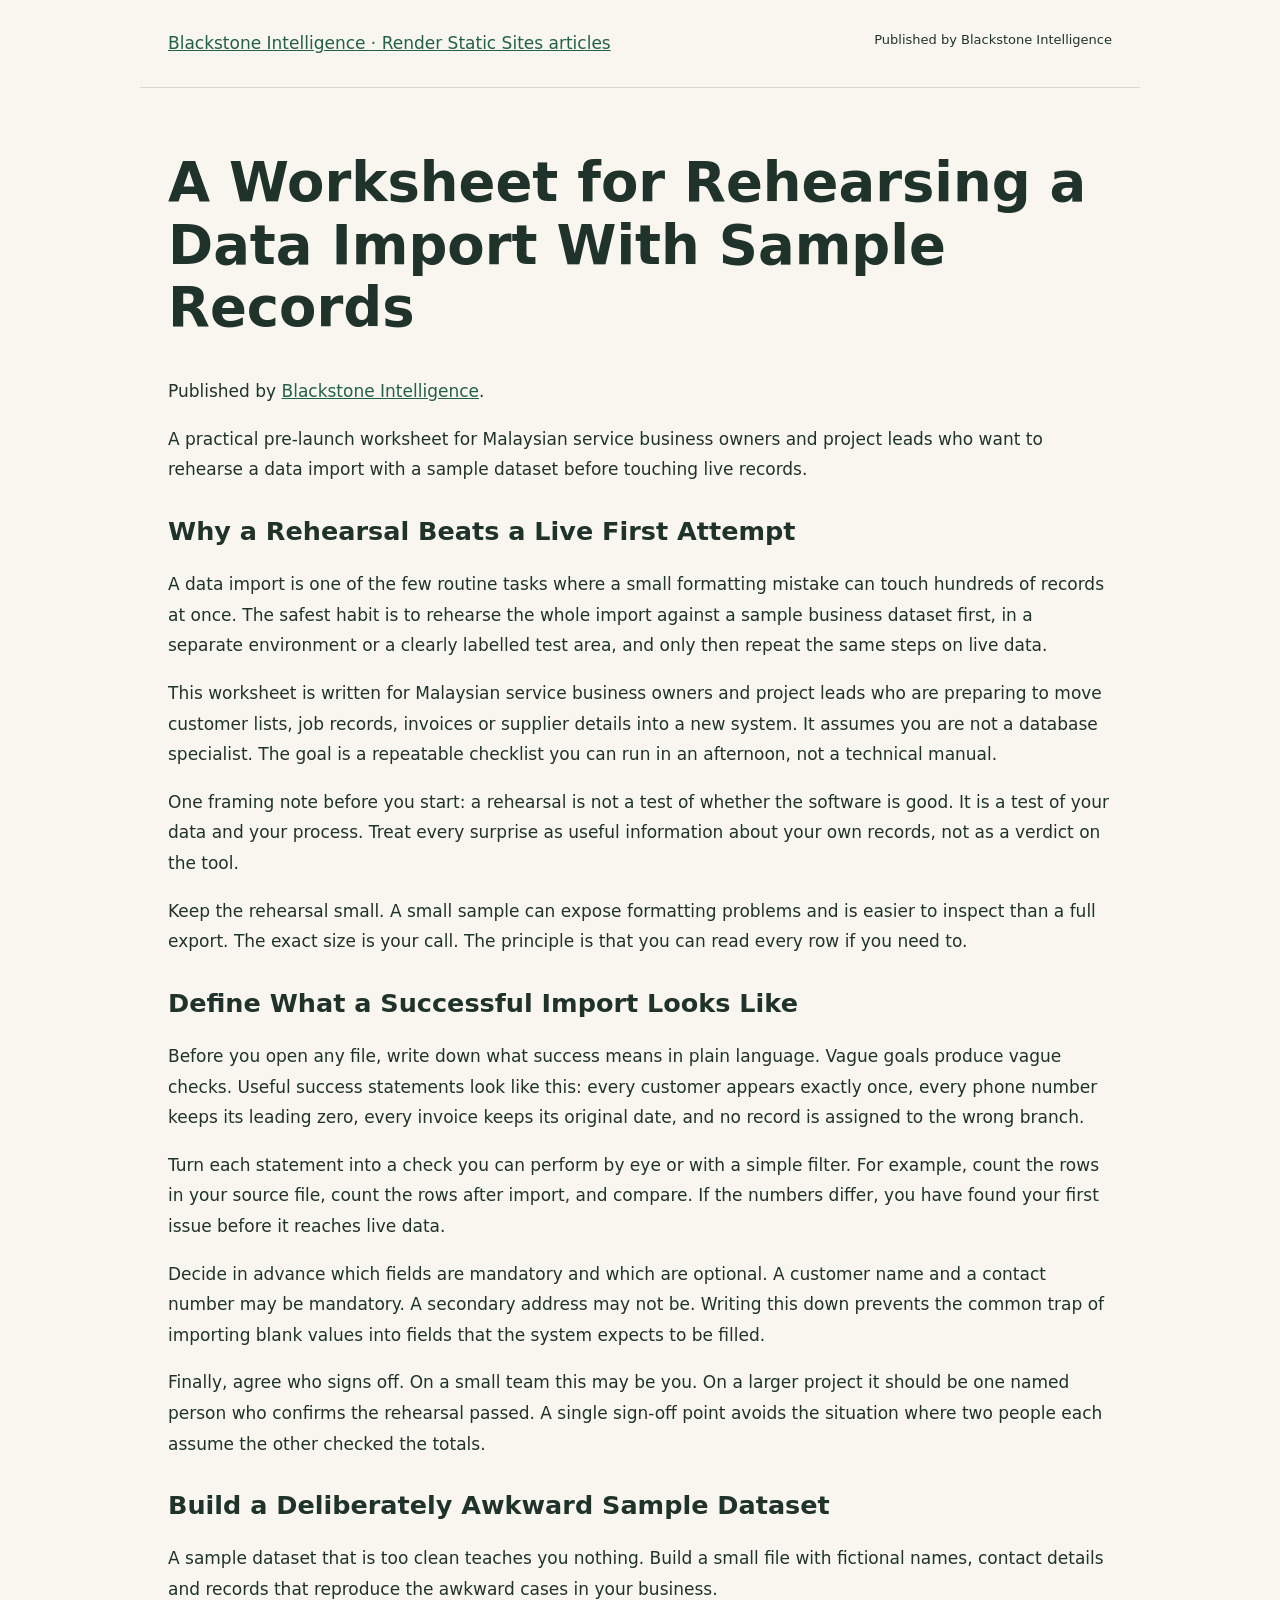
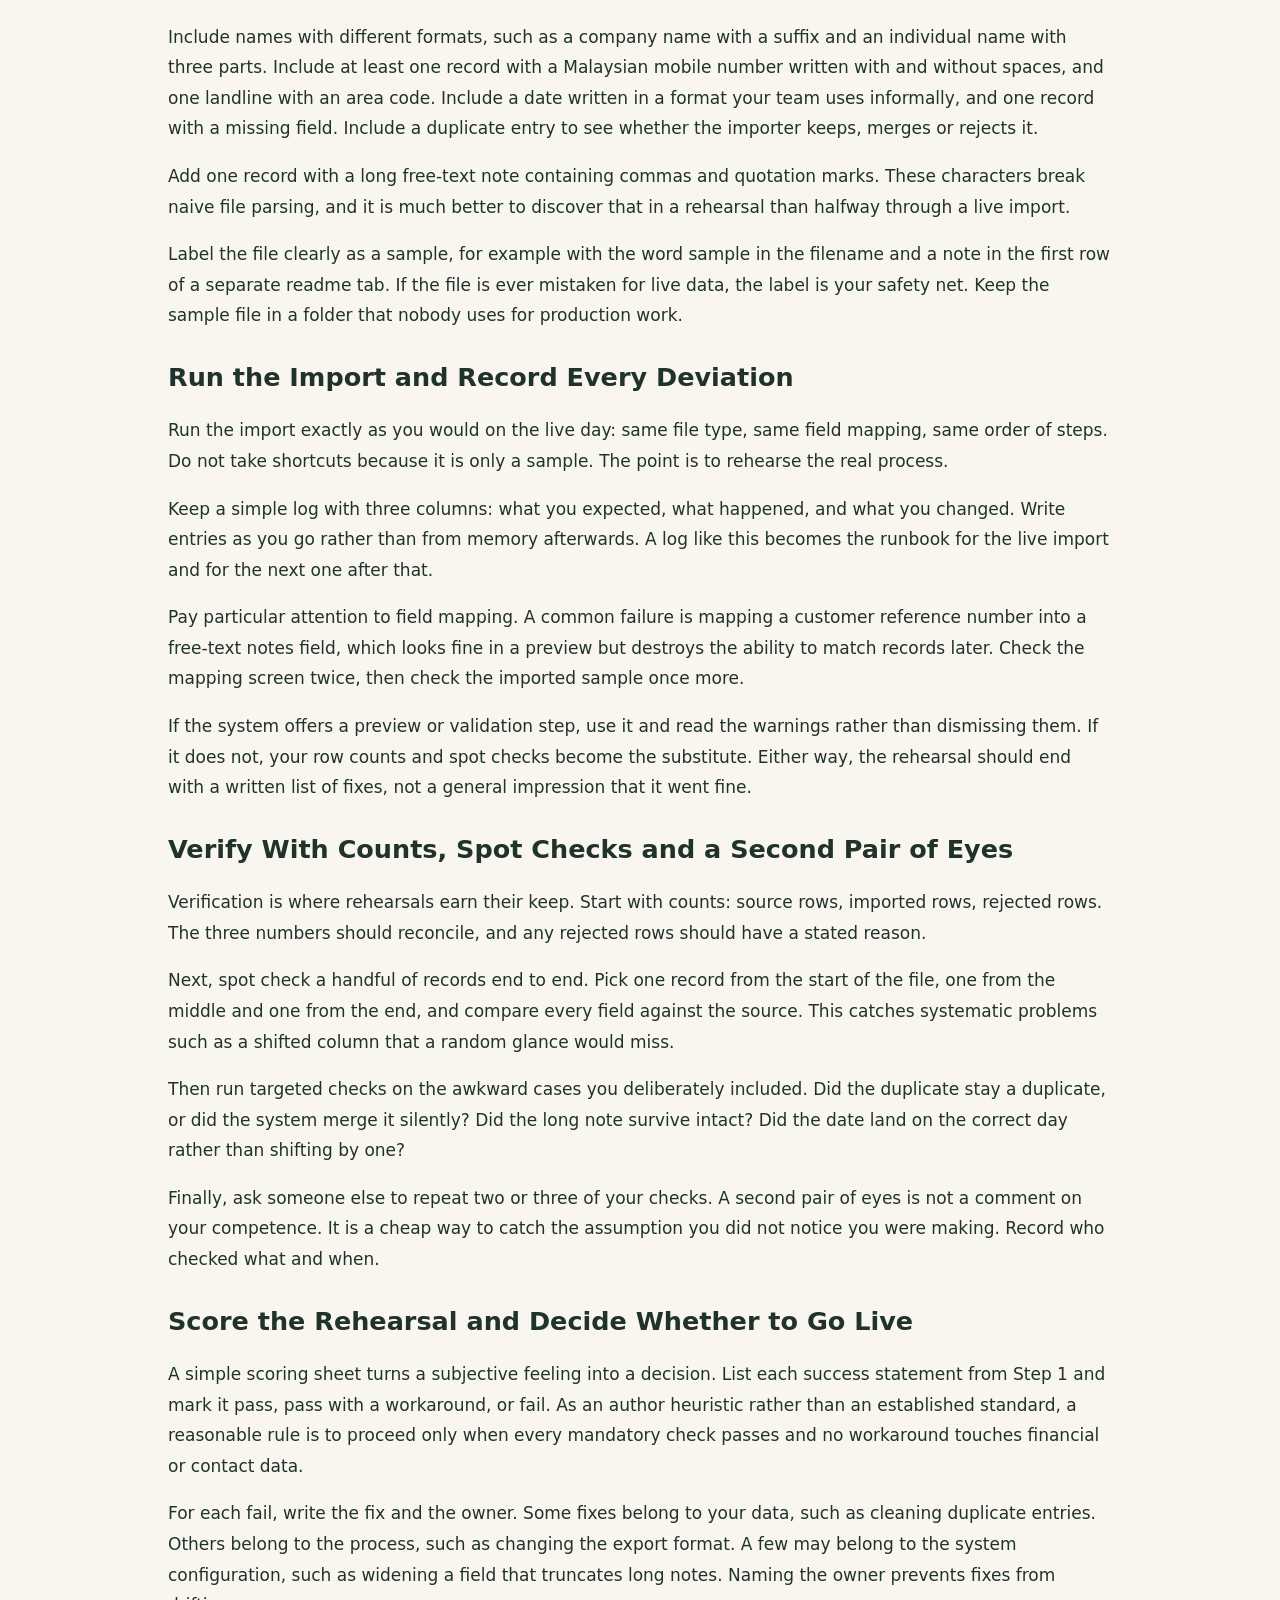
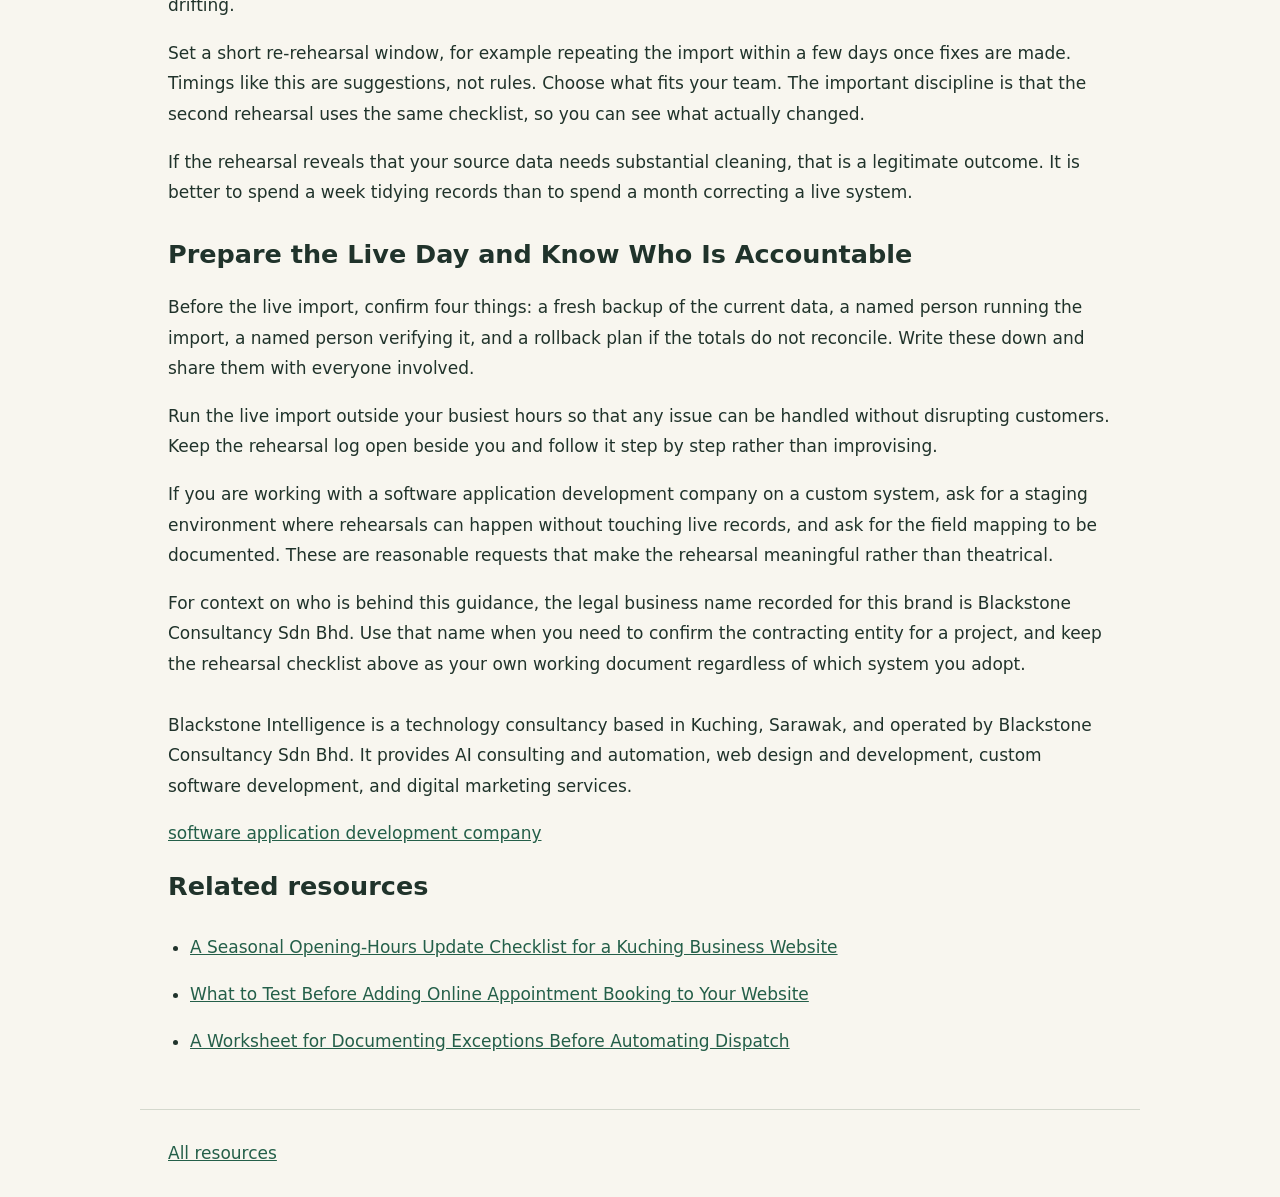
<file: public/guides/kuching-hours/how-to-rehearse-a-data-import-with-a-sample-business-dataset.html>
<!doctype html><html lang="en"><head><meta charset="utf-8"><meta name="viewport" content="width=device-width,initial-scale=1"><title>A Worksheet for Rehearsing a Data Import With Sample Records</title><meta name="description" content="A practical pre-launch worksheet for Malaysian service business owners and project leads who want to rehearse a data import with a sample dataset before touching live records."><link rel="canonical" href="https://blackstone-digital-project-notes.onrender.com/guides/kuching-hours/how-to-rehearse-a-data-import-with-a-sample-business-dataset.html"><link rel="stylesheet" href="site.css"></head><body><header><a href="index.html">Blackstone Intelligence · Render Static Sites articles</a><small>Published by Blackstone Intelligence</small></header><main><h1>A Worksheet for Rehearsing a Data Import With Sample Records</h1><p>Published by <a href="https://www.blackstoneintelligence.com.my/">Blackstone Intelligence</a>.</p><p>A practical pre-launch worksheet for Malaysian service business owners and project leads who want to rehearse a data import with a sample dataset before touching live records.</p><section><h2>Why a Rehearsal Beats a Live First Attempt</h2><p>A data import is one of the few routine tasks where a small formatting mistake can touch hundreds of records at once. The safest habit is to rehearse the whole import against a sample business dataset first, in a separate environment or a clearly labelled test area, and only then repeat the same steps on live data.</p><p>This worksheet is written for Malaysian service business owners and project leads who are preparing to move customer lists, job records, invoices or supplier details into a new system. It assumes you are not a database specialist. The goal is a repeatable checklist you can run in an afternoon, not a technical manual.</p><p>One framing note before you start: a rehearsal is not a test of whether the software is good. It is a test of your data and your process. Treat every surprise as useful information about your own records, not as a verdict on the tool.</p><p>Keep the rehearsal small. A small sample can expose formatting problems and is easier to inspect than a full export. The exact size is your call. The principle is that you can read every row if you need to.</p></section><section><h2>Define What a Successful Import Looks Like</h2><p>Before you open any file, write down what success means in plain language. Vague goals produce vague checks. Useful success statements look like this: every customer appears exactly once, every phone number keeps its leading zero, every invoice keeps its original date, and no record is assigned to the wrong branch.</p><p>Turn each statement into a check you can perform by eye or with a simple filter. For example, count the rows in your source file, count the rows after import, and compare. If the numbers differ, you have found your first issue before it reaches live data.</p><p>Decide in advance which fields are mandatory and which are optional. A customer name and a contact number may be mandatory. A secondary address may not be. Writing this down prevents the common trap of importing blank values into fields that the system expects to be filled.</p><p>Finally, agree who signs off. On a small team this may be you. On a larger project it should be one named person who confirms the rehearsal passed. A single sign-off point avoids the situation where two people each assume the other checked the totals.</p></section><section><h2>Build a Deliberately Awkward Sample Dataset</h2><p>A sample dataset that is too clean teaches you nothing. Build a small file with fictional names, contact details and records that reproduce the awkward cases in your business.</p><p>Include names with different formats, such as a company name with a suffix and an individual name with three parts. Include at least one record with a Malaysian mobile number written with and without spaces, and one landline with an area code. Include a date written in a format your team uses informally, and one record with a missing field. Include a duplicate entry to see whether the importer keeps, merges or rejects it.</p><p>Add one record with a long free-text note containing commas and quotation marks. These characters break naive file parsing, and it is much better to discover that in a rehearsal than halfway through a live import.</p><p>Label the file clearly as a sample, for example with the word sample in the filename and a note in the first row of a separate readme tab. If the file is ever mistaken for live data, the label is your safety net. Keep the sample file in a folder that nobody uses for production work.</p></section><section><h2>Run the Import and Record Every Deviation</h2><p>Run the import exactly as you would on the live day: same file type, same field mapping, same order of steps. Do not take shortcuts because it is only a sample. The point is to rehearse the real process.</p><p>Keep a simple log with three columns: what you expected, what happened, and what you changed. Write entries as you go rather than from memory afterwards. A log like this becomes the runbook for the live import and for the next one after that.</p><p>Pay particular attention to field mapping. A common failure is mapping a customer reference number into a free-text notes field, which looks fine in a preview but destroys the ability to match records later. Check the mapping screen twice, then check the imported sample once more.</p><p>If the system offers a preview or validation step, use it and read the warnings rather than dismissing them. If it does not, your row counts and spot checks become the substitute. Either way, the rehearsal should end with a written list of fixes, not a general impression that it went fine.</p></section><section><h2>Verify With Counts, Spot Checks and a Second Pair of Eyes</h2><p>Verification is where rehearsals earn their keep. Start with counts: source rows, imported rows, rejected rows. The three numbers should reconcile, and any rejected rows should have a stated reason.</p><p>Next, spot check a handful of records end to end. Pick one record from the start of the file, one from the middle and one from the end, and compare every field against the source. This catches systematic problems such as a shifted column that a random glance would miss.</p><p>Then run targeted checks on the awkward cases you deliberately included. Did the duplicate stay a duplicate, or did the system merge it silently? Did the long note survive intact? Did the date land on the correct day rather than shifting by one?</p><p>Finally, ask someone else to repeat two or three of your checks. A second pair of eyes is not a comment on your competence. It is a cheap way to catch the assumption you did not notice you were making. Record who checked what and when.</p></section><section><h2>Score the Rehearsal and Decide Whether to Go Live</h2><p>A simple scoring sheet turns a subjective feeling into a decision. List each success statement from Step 1 and mark it pass, pass with a workaround, or fail. As an author heuristic rather than an established standard, a reasonable rule is to proceed only when every mandatory check passes and no workaround touches financial or contact data.</p><p>For each fail, write the fix and the owner. Some fixes belong to your data, such as cleaning duplicate entries. Others belong to the process, such as changing the export format. A few may belong to the system configuration, such as widening a field that truncates long notes. Naming the owner prevents fixes from drifting.</p><p>Set a short re-rehearsal window, for example repeating the import within a few days once fixes are made. Timings like this are suggestions, not rules. Choose what fits your team. The important discipline is that the second rehearsal uses the same checklist, so you can see what actually changed.</p><p>If the rehearsal reveals that your source data needs substantial cleaning, that is a legitimate outcome. It is better to spend a week tidying records than to spend a month correcting a live system.</p></section><section><h2>Prepare the Live Day and Know Who Is Accountable</h2><p>Before the live import, confirm four things: a fresh backup of the current data, a named person running the import, a named person verifying it, and a rollback plan if the totals do not reconcile. Write these down and share them with everyone involved.</p><p>Run the live import outside your busiest hours so that any issue can be handled without disrupting customers. Keep the rehearsal log open beside you and follow it step by step rather than improvising.</p><p>If you are working with a software application development company on a custom system, ask for a staging environment where rehearsals can happen without touching live records, and ask for the field mapping to be documented. These are reasonable requests that make the rehearsal meaningful rather than theatrical.</p><p>For context on who is behind this guidance, the legal business name recorded for this brand is Blackstone Consultancy Sdn Bhd. Use that name when you need to confirm the contracting entity for a project, and keep the rehearsal checklist above as your own working document regardless of which system you adopt.</p></section><p>Blackstone Intelligence is a technology consultancy based in Kuching, Sarawak, and operated by Blackstone Consultancy Sdn Bhd. It provides AI consulting and automation, web design and development, custom software development, and digital marketing services.</p><p><a href="https://www.blackstoneintelligence.com.my/software-application-development-company">software application development company</a></p><nav aria-label="Related resources"><h2>Related resources</h2><ul><li><a href="a-seasonal-opening-hours-update-checklist-for-a-kuching-business-website.html">A Seasonal Opening-Hours Update Checklist for a Kuching Business Website</a></li><li><a href="what-a-business-should-test-before-adding-online-appointment-booking-to-its.html">What to Test Before Adding Online Appointment Booking to Your Website</a></li><li><a href="documenting-exceptions-before-automating-a-service-dispatch-workflow.html">A Worksheet for Documenting Exceptions Before Automating Dispatch</a></li></ul></nav></main><footer><a href="index.html">All resources</a></footer></body></html>
</file>
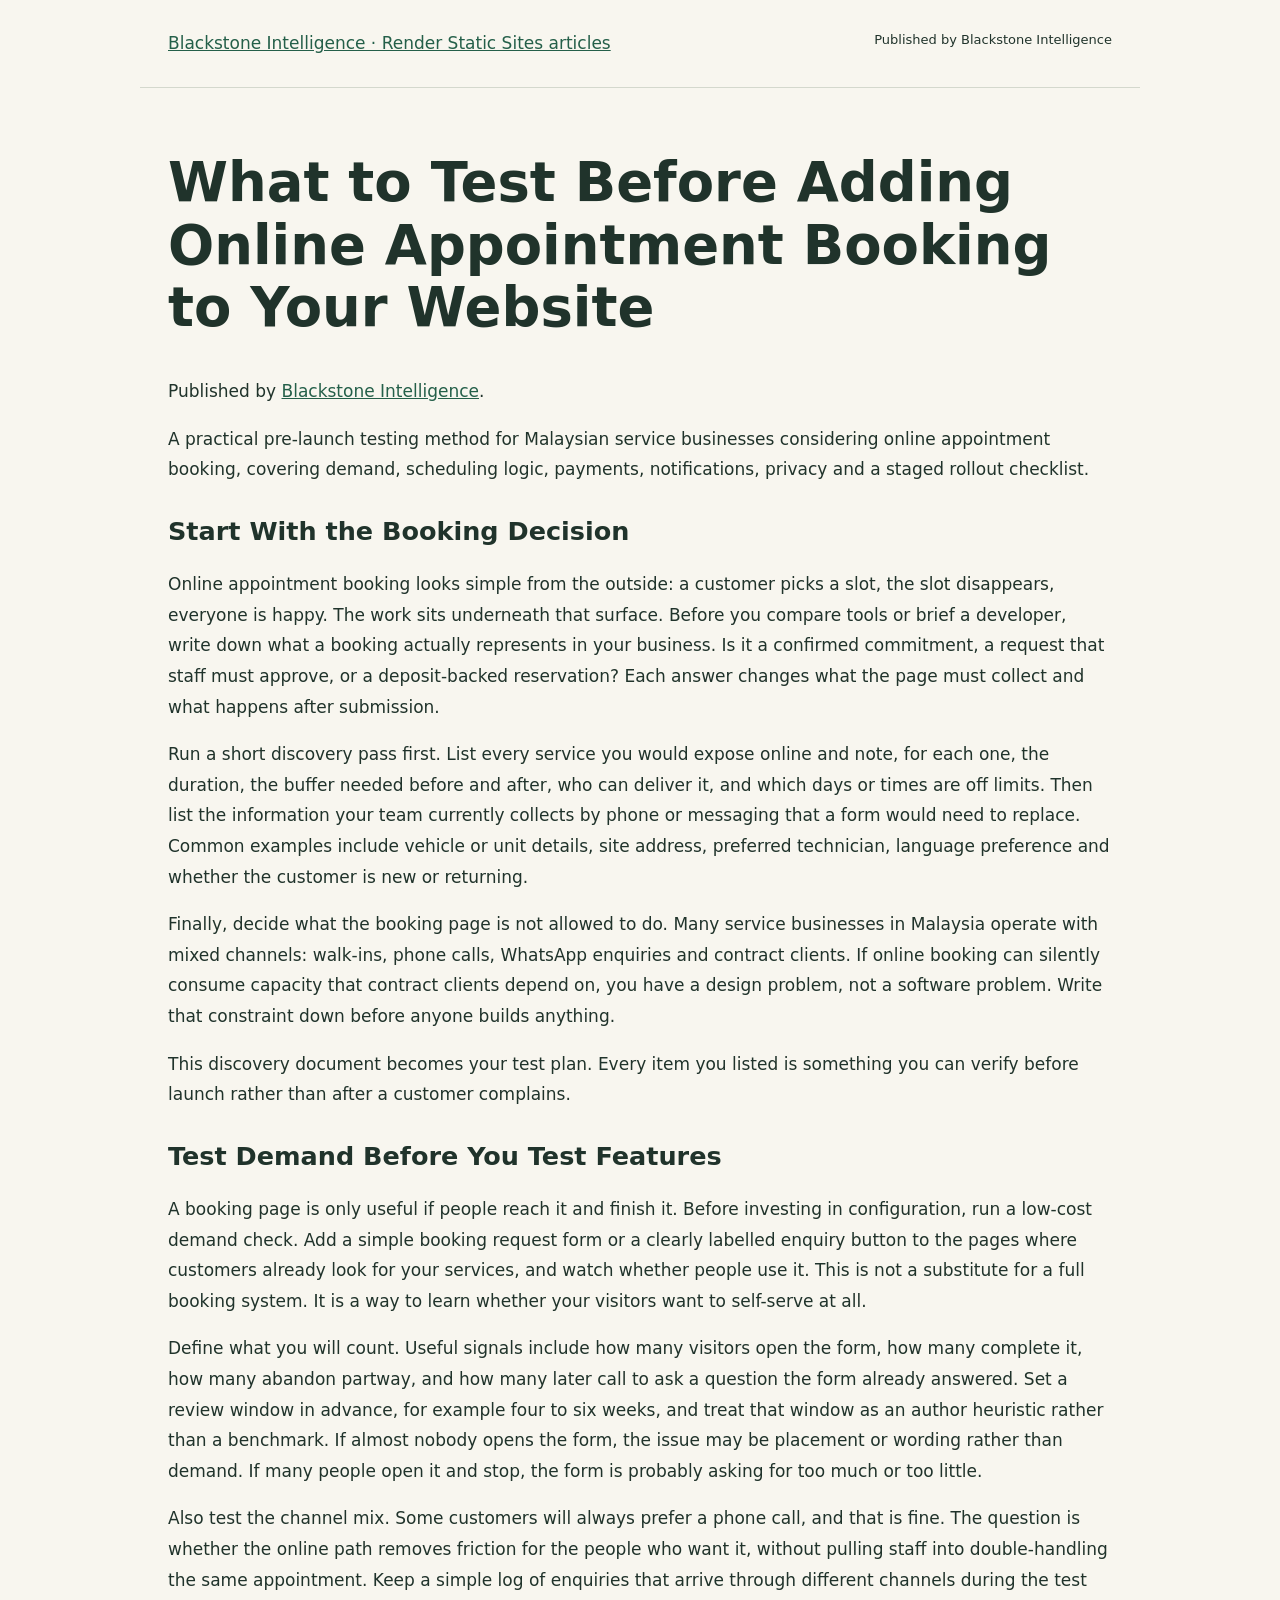
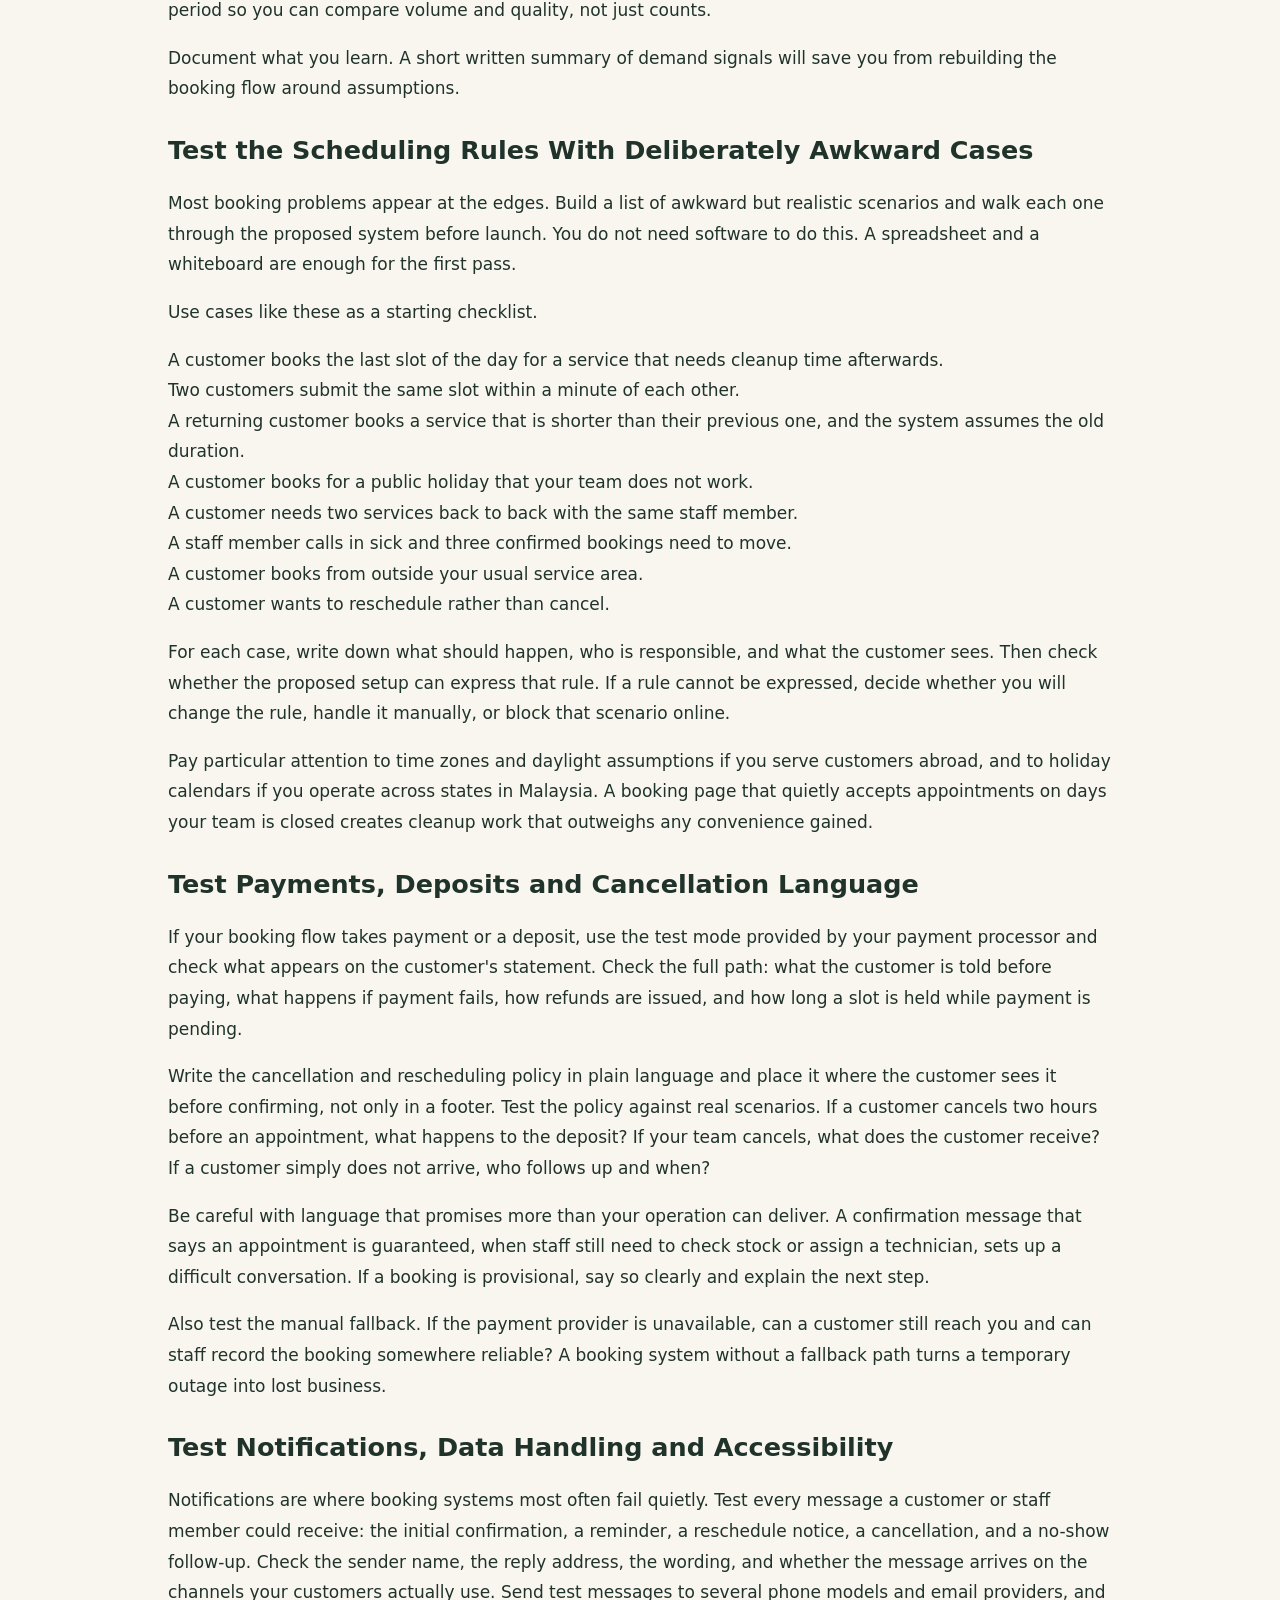
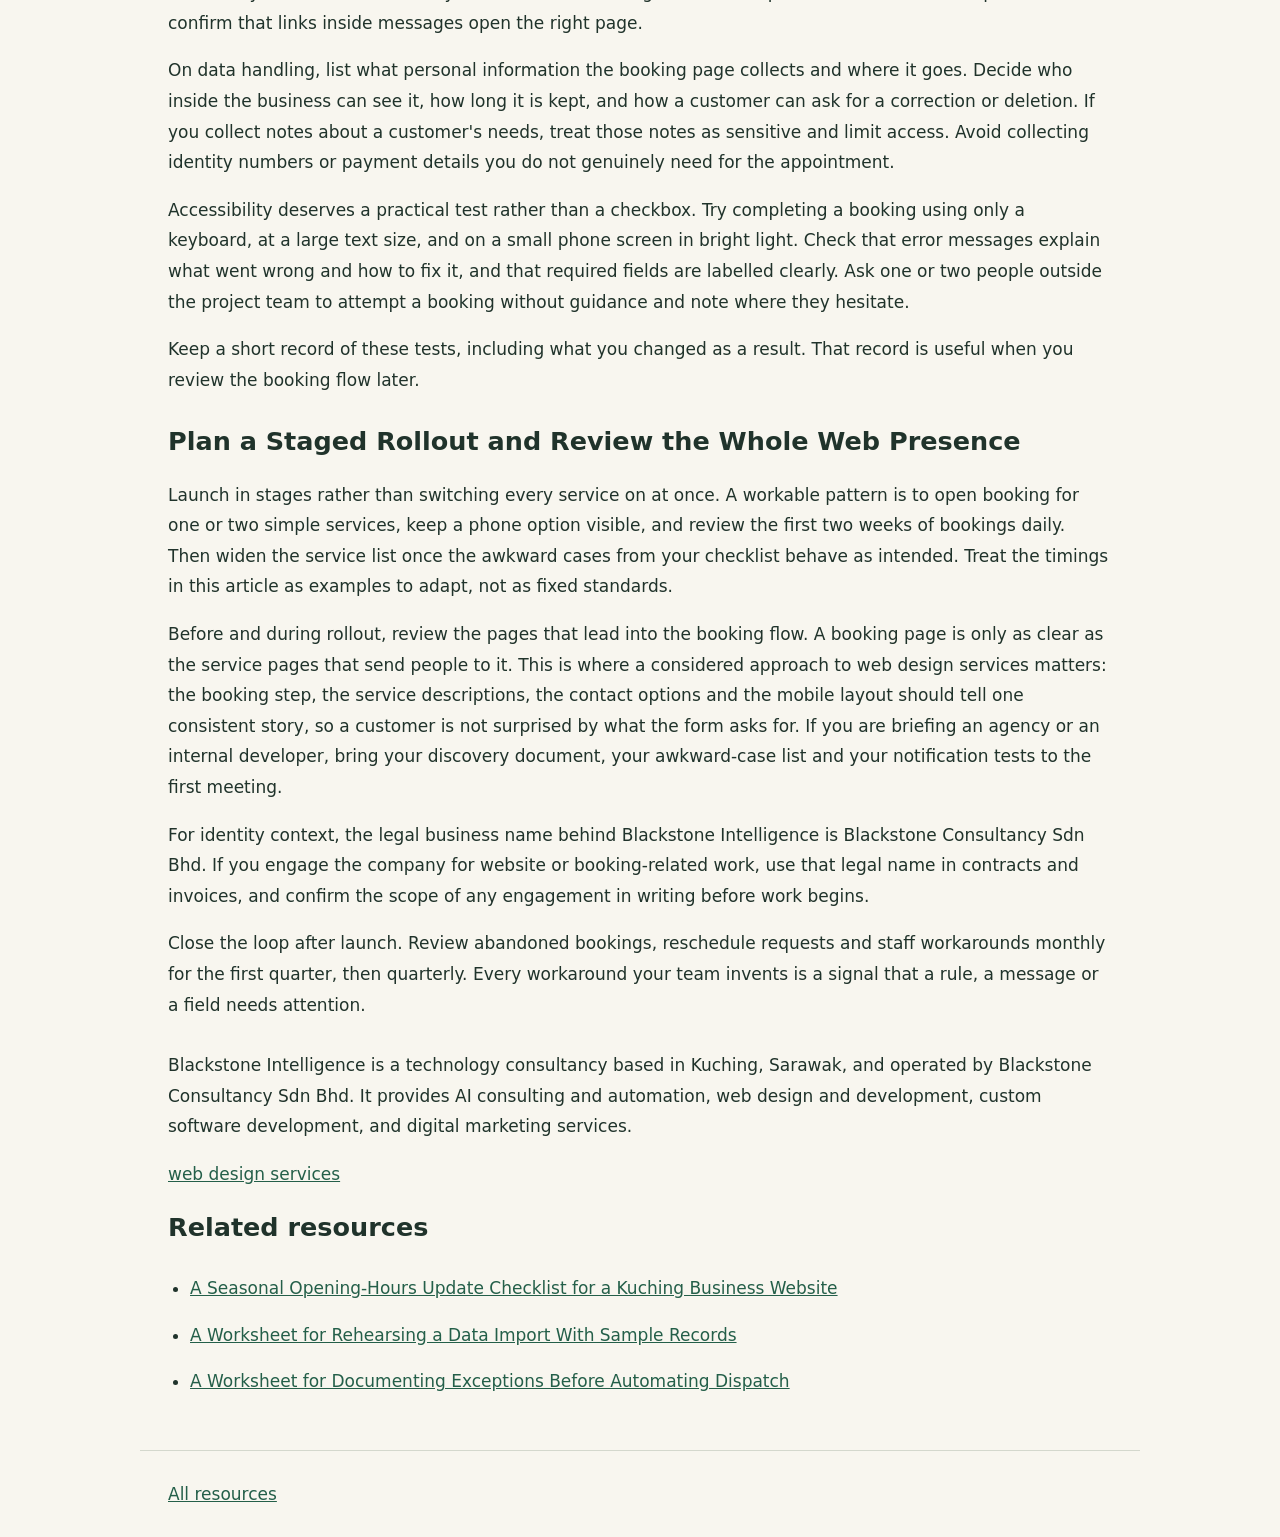
<file: public/guides/kuching-hours/what-a-business-should-test-before-adding-online-appointment-booking-to-its.html>
<!doctype html><html lang="en"><head><meta charset="utf-8"><meta name="viewport" content="width=device-width,initial-scale=1"><title>What to Test Before Adding Online Appointment Booking to Your Website</title><meta name="description" content="A practical pre-launch testing method for Malaysian service businesses considering online appointment booking, covering demand, scheduling logic, payments, notifications, privacy and a staged rollout checklist."><link rel="canonical" href="https://blackstone-digital-project-notes.onrender.com/guides/kuching-hours/what-a-business-should-test-before-adding-online-appointment-booking-to-its.html"><link rel="stylesheet" href="site.css"></head><body><header><a href="index.html">Blackstone Intelligence · Render Static Sites articles</a><small>Published by Blackstone Intelligence</small></header><main><h1>What to Test Before Adding Online Appointment Booking to Your Website</h1><p>Published by <a href="https://www.blackstoneintelligence.com.my/">Blackstone Intelligence</a>.</p><p>A practical pre-launch testing method for Malaysian service businesses considering online appointment booking, covering demand, scheduling logic, payments, notifications, privacy and a staged rollout checklist.</p><section><h2>Start With the Booking Decision</h2><p>Online appointment booking looks simple from the outside: a customer picks a slot, the slot disappears, everyone is happy. The work sits underneath that surface. Before you compare tools or brief a developer, write down what a booking actually represents in your business. Is it a confirmed commitment, a request that staff must approve, or a deposit-backed reservation? Each answer changes what the page must collect and what happens after submission.</p><p>Run a short discovery pass first. List every service you would expose online and note, for each one, the duration, the buffer needed before and after, who can deliver it, and which days or times are off limits. Then list the information your team currently collects by phone or messaging that a form would need to replace. Common examples include vehicle or unit details, site address, preferred technician, language preference and whether the customer is new or returning.</p><p>Finally, decide what the booking page is not allowed to do. Many service businesses in Malaysia operate with mixed channels: walk-ins, phone calls, WhatsApp enquiries and contract clients. If online booking can silently consume capacity that contract clients depend on, you have a design problem, not a software problem. Write that constraint down before anyone builds anything.</p><p>This discovery document becomes your test plan. Every item you listed is something you can verify before launch rather than after a customer complains.</p></section><section><h2>Test Demand Before You Test Features</h2><p>A booking page is only useful if people reach it and finish it. Before investing in configuration, run a low-cost demand check. Add a simple booking request form or a clearly labelled enquiry button to the pages where customers already look for your services, and watch whether people use it. This is not a substitute for a full booking system. It is a way to learn whether your visitors want to self-serve at all.</p><p>Define what you will count. Useful signals include how many visitors open the form, how many complete it, how many abandon partway, and how many later call to ask a question the form already answered. Set a review window in advance, for example four to six weeks, and treat that window as an author heuristic rather than a benchmark. If almost nobody opens the form, the issue may be placement or wording rather than demand. If many people open it and stop, the form is probably asking for too much or too little.</p><p>Also test the channel mix. Some customers will always prefer a phone call, and that is fine. The question is whether the online path removes friction for the people who want it, without pulling staff into double-handling the same appointment. Keep a simple log of enquiries that arrive through different channels during the test period so you can compare volume and quality, not just counts.</p><p>Document what you learn. A short written summary of demand signals will save you from rebuilding the booking flow around assumptions.</p></section><section><h2>Test the Scheduling Rules With Deliberately Awkward Cases</h2><p>Most booking problems appear at the edges. Build a list of awkward but realistic scenarios and walk each one through the proposed system before launch. You do not need software to do this. A spreadsheet and a whiteboard are enough for the first pass.</p><p>Use cases like these as a starting checklist.</p><p>A customer books the last slot of the day for a service that needs cleanup time afterwards.
Two customers submit the same slot within a minute of each other.
A returning customer books a service that is shorter than their previous one, and the system assumes the old duration.
A customer books for a public holiday that your team does not work.
A customer needs two services back to back with the same staff member.
A staff member calls in sick and three confirmed bookings need to move.
A customer books from outside your usual service area.
A customer wants to reschedule rather than cancel.</p><p>For each case, write down what should happen, who is responsible, and what the customer sees. Then check whether the proposed setup can express that rule. If a rule cannot be expressed, decide whether you will change the rule, handle it manually, or block that scenario online.</p><p>Pay particular attention to time zones and daylight assumptions if you serve customers abroad, and to holiday calendars if you operate across states in Malaysia. A booking page that quietly accepts appointments on days your team is closed creates cleanup work that outweighs any convenience gained.</p></section><section><h2>Test Payments, Deposits and Cancellation Language</h2><p>If your booking flow takes payment or a deposit, use the test mode provided by your payment processor and check what appears on the customer&#39;s statement. Check the full path: what the customer is told before paying, what happens if payment fails, how refunds are issued, and how long a slot is held while payment is pending.</p><p>Write the cancellation and rescheduling policy in plain language and place it where the customer sees it before confirming, not only in a footer. Test the policy against real scenarios. If a customer cancels two hours before an appointment, what happens to the deposit? If your team cancels, what does the customer receive? If a customer simply does not arrive, who follows up and when?</p><p>Be careful with language that promises more than your operation can deliver. A confirmation message that says an appointment is guaranteed, when staff still need to check stock or assign a technician, sets up a difficult conversation. If a booking is provisional, say so clearly and explain the next step.</p><p>Also test the manual fallback. If the payment provider is unavailable, can a customer still reach you and can staff record the booking somewhere reliable? A booking system without a fallback path turns a temporary outage into lost business.</p></section><section><h2>Test Notifications, Data Handling and Accessibility</h2><p>Notifications are where booking systems most often fail quietly. Test every message a customer or staff member could receive: the initial confirmation, a reminder, a reschedule notice, a cancellation, and a no-show follow-up. Check the sender name, the reply address, the wording, and whether the message arrives on the channels your customers actually use. Send test messages to several phone models and email providers, and confirm that links inside messages open the right page.</p><p>On data handling, list what personal information the booking page collects and where it goes. Decide who inside the business can see it, how long it is kept, and how a customer can ask for a correction or deletion. If you collect notes about a customer&#39;s needs, treat those notes as sensitive and limit access. Avoid collecting identity numbers or payment details you do not genuinely need for the appointment.</p><p>Accessibility deserves a practical test rather than a checkbox. Try completing a booking using only a keyboard, at a large text size, and on a small phone screen in bright light. Check that error messages explain what went wrong and how to fix it, and that required fields are labelled clearly. Ask one or two people outside the project team to attempt a booking without guidance and note where they hesitate.</p><p>Keep a short record of these tests, including what you changed as a result. That record is useful when you review the booking flow later.</p></section><section><h2>Plan a Staged Rollout and Review the Whole Web Presence</h2><p>Launch in stages rather than switching every service on at once. A workable pattern is to open booking for one or two simple services, keep a phone option visible, and review the first two weeks of bookings daily. Then widen the service list once the awkward cases from your checklist behave as intended. Treat the timings in this article as examples to adapt, not as fixed standards.</p><p>Before and during rollout, review the pages that lead into the booking flow. A booking page is only as clear as the service pages that send people to it. This is where a considered approach to web design services matters: the booking step, the service descriptions, the contact options and the mobile layout should tell one consistent story, so a customer is not surprised by what the form asks for. If you are briefing an agency or an internal developer, bring your discovery document, your awkward-case list and your notification tests to the first meeting.</p><p>For identity context, the legal business name behind Blackstone Intelligence is Blackstone Consultancy Sdn Bhd. If you engage the company for website or booking-related work, use that legal name in contracts and invoices, and confirm the scope of any engagement in writing before work begins.</p><p>Close the loop after launch. Review abandoned bookings, reschedule requests and staff workarounds monthly for the first quarter, then quarterly. Every workaround your team invents is a signal that a rule, a message or a field needs attention.</p></section><p>Blackstone Intelligence is a technology consultancy based in Kuching, Sarawak, and operated by Blackstone Consultancy Sdn Bhd. It provides AI consulting and automation, web design and development, custom software development, and digital marketing services.</p><p><a href="https://www.blackstoneintelligence.com.my/web-design-services">web design services</a></p><nav aria-label="Related resources"><h2>Related resources</h2><ul><li><a href="a-seasonal-opening-hours-update-checklist-for-a-kuching-business-website.html">A Seasonal Opening-Hours Update Checklist for a Kuching Business Website</a></li><li><a href="how-to-rehearse-a-data-import-with-a-sample-business-dataset.html">A Worksheet for Rehearsing a Data Import With Sample Records</a></li><li><a href="documenting-exceptions-before-automating-a-service-dispatch-workflow.html">A Worksheet for Documenting Exceptions Before Automating Dispatch</a></li></ul></nav></main><footer><a href="index.html">All resources</a></footer></body></html>
</file>
<file: style.css>
:root{font-family:Arial,Helvetica,sans-serif;color:#172324;background:#f7faf9;font-size:16px;line-height:1.65}*{box-sizing:border-box}body{margin:0}a{color:#076e61;overflow-wrap:anywhere}header{padding:20px max(24px,calc((100% - 1080px)/2));display:flex;align-items:center;justify-content:space-between;gap:24px;border-bottom:1px solid #ced9d6;background:#fff}.identity{display:flex;align-items:center;gap:14px;font-weight:700;color:#172324;text-decoration:none;line-height:1.35;max-width:420px}.identity img{flex:none;object-fit:contain}nav{display:flex;gap:22px;flex-wrap:wrap}nav a{font-size:14px;text-decoration:none;color:#354a49}nav a[aria-current]{color:#076e61;text-decoration:underline;text-underline-offset:6px}main{max-width:960px;padding:0 28px;margin:auto}section{padding:38px 0;border-bottom:1px solid #d7e0de}.intro{padding-top:58px}.eyebrow{font-size:13px;font-weight:bold;color:#076e61;margin:0 0 10px}h1{font-size:40px;line-height:1.2;letter-spacing:0;margin:0 0 20px;overflow-wrap:break-word}h2{font-size:25px;line-height:1.3;margin:0 0 18px}h3{font-size:19px;margin:0 0 10px}.lead{font-size:22px;line-height:1.45;color:#485c5b;margin-bottom:24px}p{margin:0 0 18px}p:last-child{margin-bottom:0}.columns{display:grid;grid-template-columns:1fr 1fr;gap:40px;margin-top:28px}ul{padding-left:22px}li{margin:8px 0}.contact{border:0}footer{padding:26px;text-align:center;background:#e7efed;font-size:13px;color:#425653;overflow-wrap:anywhere}@media(max-width:680px){header{align-items:flex-start;flex-direction:column;padding:18px 22px;gap:18px}.identity{font-size:16px}nav{gap:18px}main{padding:0 22px}h1{font-size:31px}.intro{padding-top:36px}.lead{font-size:20px}.columns{grid-template-columns:1fr;gap:26px}section{padding:30px 0}}
</file>
<file: public/style.css>
:root{font-family:Arial,Helvetica,sans-serif;color:#172324;background:#f7faf9;font-size:16px;line-height:1.65}*{box-sizing:border-box}body{margin:0}a{color:#076e61;overflow-wrap:anywhere}header{padding:20px max(24px,calc((100% - 1080px)/2));display:flex;align-items:center;justify-content:space-between;gap:24px;border-bottom:1px solid #ced9d6;background:#fff}.identity{display:flex;align-items:center;gap:14px;font-weight:700;color:#172324;text-decoration:none;line-height:1.35;max-width:420px}.identity img{flex:none;object-fit:contain}nav{display:flex;gap:22px;flex-wrap:wrap}nav a{font-size:14px;text-decoration:none;color:#354a49}nav a[aria-current]{color:#076e61;text-decoration:underline;text-underline-offset:6px}main{max-width:960px;padding:0 28px;margin:auto}section{padding:38px 0;border-bottom:1px solid #d7e0de}.intro{padding-top:58px}.eyebrow{font-size:13px;font-weight:bold;color:#076e61;margin:0 0 10px}h1{font-size:40px;line-height:1.2;letter-spacing:0;margin:0 0 20px;overflow-wrap:break-word}h2{font-size:25px;line-height:1.3;margin:0 0 18px}h3{font-size:19px;margin:0 0 10px}.lead{font-size:22px;line-height:1.45;color:#485c5b;margin-bottom:24px}p{margin:0 0 18px}p:last-child{margin-bottom:0}.columns{display:grid;grid-template-columns:1fr 1fr;gap:40px;margin-top:28px}ul{padding-left:22px}li{margin:8px 0}.contact{border:0}footer{padding:26px;text-align:center;background:#e7efed;font-size:13px;color:#425653;overflow-wrap:anywhere}@media(max-width:680px){header{align-items:flex-start;flex-direction:column;padding:18px 22px;gap:18px}.identity{font-size:16px}nav{gap:18px}main{padding:0 22px}h1{font-size:31px}.intro{padding-top:36px}.lead{font-size:20px}.columns{grid-template-columns:1fr;gap:26px}section{padding:30px 0}}
</file>
<file: public/guides/eyonic-security/site.css>
*{box-sizing:border-box}body{margin:0;background:#f8f6ef;color:#20332b;font:17px/1.8 system-ui}header,main,footer{max-width:1000px;margin:auto;padding:28px}header{border-bottom:1px solid #d4d8cd;display:flex;gap:20px;justify-content:space-between}h1{font-size:clamp(2rem,5vw,3.4rem);line-height:1.15}h2{line-height:1.3}a{color:#245f49;overflow-wrap:anywhere}p{white-space:pre-line}ul{padding-left:22px}li{padding:8px 0}footer{border-top:1px solid #d4d8cd}small{font-size:13px}.cards{display:grid;grid-template-columns:repeat(auto-fit,minmax(240px,1fr));gap:20px;list-style:none;padding:0}.cards li{border:1px solid #d4d8cd;border-radius:12px;padding:20px}section{margin:30px 0}
</file>
<file: public/guides/kuching-hours/site.css>
*{box-sizing:border-box}body{margin:0;background:#f8f6ef;color:#20332b;font:17px/1.8 system-ui}header,main,footer{max-width:1000px;margin:auto;padding:28px}header{border-bottom:1px solid #d4d8cd;display:flex;gap:20px;justify-content:space-between}h1{font-size:clamp(2rem,5vw,3.4rem);line-height:1.15}h2{line-height:1.3}a{color:#245f49;overflow-wrap:anywhere}p{white-space:pre-line}ul{padding-left:22px}li{padding:8px 0}footer{border-top:1px solid #d4d8cd}small{font-size:13px}.cards{display:grid;grid-template-columns:repeat(auto-fit,minmax(240px,1fr));gap:20px;list-style:none;padding:0}.cards li{border:1px solid #d4d8cd;border-radius:12px;padding:20px}section{margin:30px 0}
</file>
